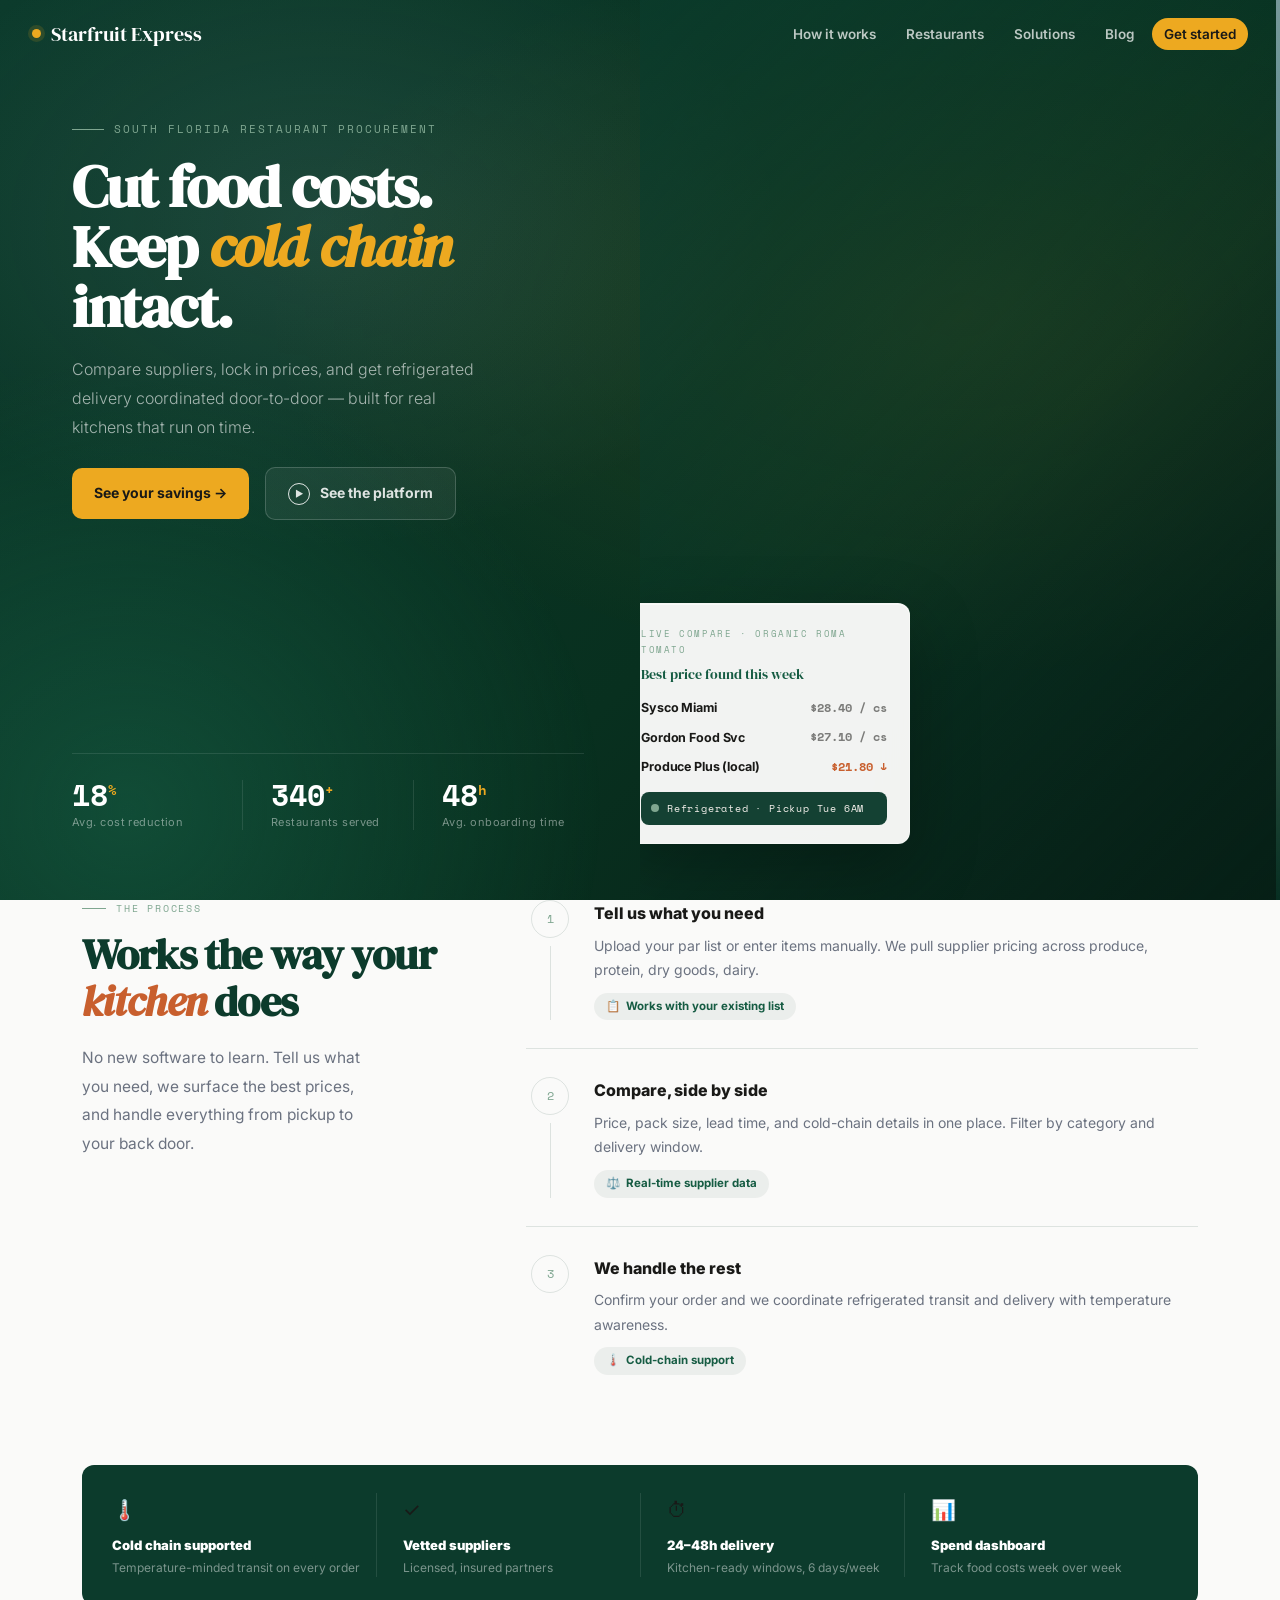
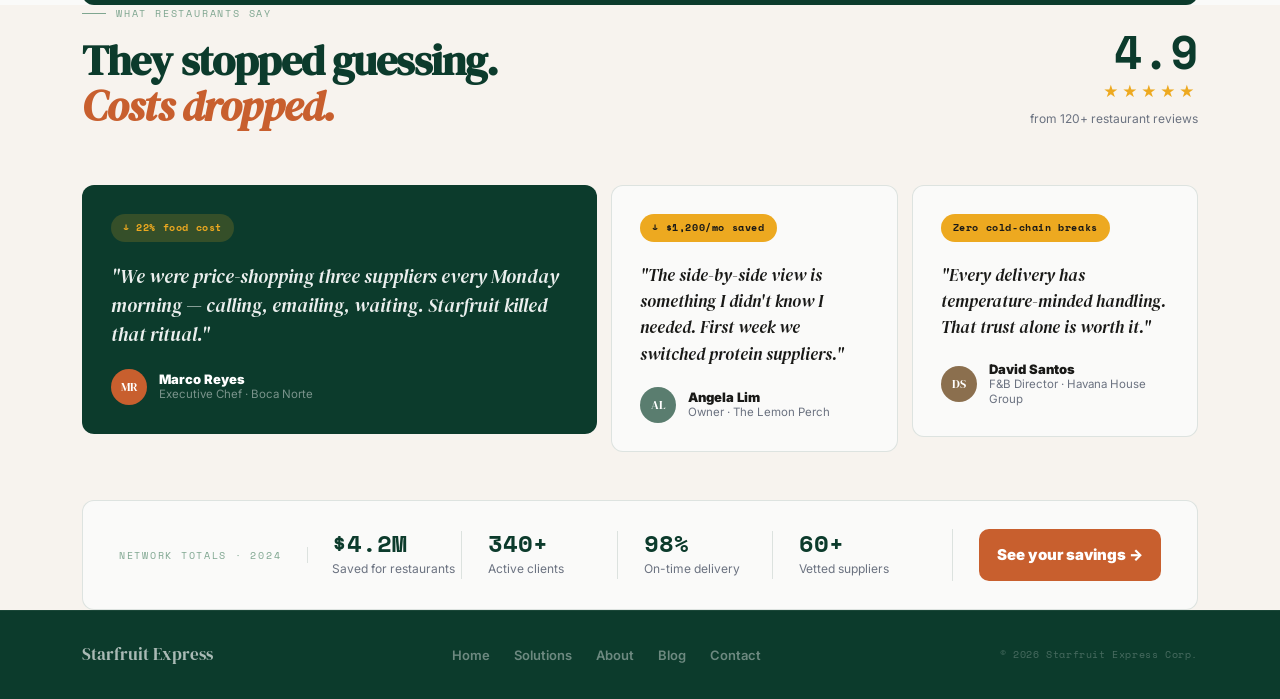
<file: index.html>
<!DOCTYPE html>
<html lang="en">
<head>
  <meta charset="UTF-8" />
  <meta name="viewport" content="width=device-width, initial-scale=1.0" />
  <title>Starfruit Express — The Restaurant Profit Operating System</title>
  <meta name="description" content="A bold, premium redesign that makes procurement and refrigerated delivery feel modern, calm, and under control." />

  <link rel="preconnect" href="https://fonts.googleapis.com" />
  <link rel="preconnect" href="https://fonts.gstatic.com" crossorigin />
  <link href="https://fonts.googleapis.com/css2?family=DM+Serif+Display:ital@0;1&family=Inter:wght@300;400;500;600&family=Space+Mono:wght@400;700&display=swap" rel="stylesheet" />

  <link rel="stylesheet" href="global.css" />
  <style>
    *,*::before,*::after{box-sizing:border-box;margin:0;padding:0}
    :root{
      --forest:#0C3B2C;
      --forest-mid:#165C43;
      --gold:#EDA920;
      --gold-l:#F5C84A;
      --sand:#F7F3EE;
      --white:#FAFAF9;
      --char:#191917;
      --dim:#6B7280;
      --sage:#7FA690;
      --terra:#C85F2E;
      --ice:#D4ECFA;
      --ice-mid:#89C8E8;
      --border:rgba(12,59,44,0.12);
      --shadow: 0 20px 70px rgba(0,0,0,.12);

      --fd:'DM Serif Display',Georgia,serif;
      --fb:'Inter',-apple-system,sans-serif;
      --fm:'Space Mono',monospace;
      --ease:cubic-bezier(0.22,1,0.36,1);
      --dur-1:.16s;
      --dur-2:.25s;
      --dur-3:.4s;
    }

    html{scroll-behavior:smooth}
    body{
      font-family:var(--fb);
      font-size:15px;
      line-height:1.72;
      color:var(--char);
      background:var(--sand);
      -webkit-font-smoothing:antialiased;
      overflow-x:hidden;
    }
    img{display:block;max-width:100%}
    a{color:inherit;text-decoration:none}

    /* NAV */
    .nav{
      position:fixed;top:0;left:0;right:0;z-index:99;
      padding:0 32px;height:68px;
      display:flex;align-items:center;justify-content:space-between;
      transition:background var(--dur-3) var(--ease),box-shadow var(--dur-3) var(--ease), backdrop-filter var(--dur-3) var(--ease);
      background:transparent;
    }
    .nav.scrolled{
      background:rgba(12,59,44,0.97);
      backdrop-filter:blur(14px);
      box-shadow:0 1px 0 rgba(255,255,255,0.06);
    }
    .nav-logo{
      display:flex;align-items:center;gap:10px;
      font-family:var(--fd);font-size:20px;color:#fff;text-decoration:none;
    }
    .nav-logo-dot{width:9px;height:9px;border-radius:50%;background:var(--gold);flex-shrink:0; box-shadow:0 0 0 4px rgba(237,169,32,.14)}

    .nav-links{display:flex;align-items:center;gap:6px;list-style:none}
    .nav-links a{
      font-size:13.5px;color:rgba(255,255,255,.72);
      padding:8px 12px;border-radius:999px;
      transition:color var(--dur-1),background var(--dur-1);
      font-weight:600;
    }
    .nav-links a:hover{color:#fff;background:rgba(255,255,255,.1)}
    .nav-cta-a{background:var(--gold)!important;color:var(--char)!important}
    .nav-cta-a:hover{background:var(--gold-l)!important}

    .hamburger{display:none;flex-direction:column;gap:5px;cursor:pointer;padding:8px;background:none;border:none}
    .hamburger span{display:block;width:24px;height:2px;background:#fff;border-radius:2px;transition:transform var(--dur-2) var(--ease),opacity var(--dur-1)}
    .hamburger.open span:nth-child(1){transform:translateY(7px) rotate(45deg)}
    .hamburger.open span:nth-child(2){opacity:0}
    .hamburger.open span:nth-child(3){transform:translateY(-7px) rotate(-45deg)}

    .mobile-menu{
      display:none;position:fixed;inset:0;background:var(--forest);
      z-index:98;padding:86px 32px 40px;
      flex-direction:column;gap:6px
    }
    .mobile-menu.open{display:flex}
    .mobile-menu a{
      font-size:22px;font-family:var(--fd);color:rgba(255,255,255,.85);
      text-decoration:none;padding:14px 0;border-bottom:1px solid rgba(255,255,255,.08);
      transition:color var(--dur-1)
    }
    .mobile-menu a:hover{color:var(--gold)}
    .mobile-menu .m-cta{
      margin-top:10px;background:var(--gold);color:var(--char);
      font-family:var(--fb);font-size:15px;font-weight:800;
      padding:14px 24px;border-radius:8px;text-align:center;border-bottom:none
    }

    /* HERO */
    .hero{
      min-height:100svh;
      background:linear-gradient(135deg,var(--forest) 0%, #08301f 60%, #071f16 100%);
      position:relative;
      display:grid;grid-template-columns:1fr 1fr;
      overflow:hidden;
    }
    .hero::before{
      content:"";position:absolute;inset:0;pointer-events:none;
      background:
        radial-gradient(ellipse 78% 60% at 75% 35%,rgba(237,169,32,.10) 0%,transparent 70%),
        radial-gradient(ellipse 60% 80% at 10% 90%,rgba(22,92,67,.65) 0%,transparent 62%),
        radial-gradient(ellipse 60% 60% at 25% 25%,rgba(212,236,250,.10) 0%,transparent 60%);
      opacity:.95;
    }

    .hero-left{
      position:relative;z-index:2;
      display:flex;flex-direction:column;justify-content:space-between;
      padding:112px 56px 70px 72px;
      gap:30px;
    }

    .hero-eyebrow{
      display:inline-flex;align-items:center;gap:10px;
      font-family:var(--fm);font-size:11px;letter-spacing:.18em;text-transform:uppercase;
      color:var(--sage);margin-bottom:18px
    }
    .hero-eyebrow::before{content:"";width:32px;height:1px;background:var(--sage)}

    .hero-h1{
      font-family:var(--fd);
      font-size:clamp(42px,4.6vw,74px);
      line-height:1.02;
      color:#fff;
      letter-spacing:-.025em;
      margin-bottom:18px;
    }
    .hero-h1 em{font-style:italic;color:var(--gold)}

    .hero-body{
      font-size:16px;color:rgba(255,255,255,.62);
      max-width:420px;line-height:1.8;font-weight:300;margin-bottom:26px
    }

    .hero-actions{display:flex;align-items:center;gap:16px;flex-wrap:wrap;margin-bottom:0}

    .btn{
      display:inline-flex;align-items:center;gap:10px;
      font-size:14px;font-weight:700;
      padding:13px 22px;border-radius:10px;
      transition:transform var(--dur-1) var(--ease),box-shadow var(--dur-1) var(--ease),background var(--dur-1) var(--ease),border-color var(--dur-1) var(--ease);
      cursor:pointer;border:none;font-family:var(--fb);
    }
    .btn-gold{background:var(--gold);color:var(--char)}
    .btn-gold:hover{background:var(--gold-l);transform:translateY(-1px);box-shadow:0 10px 26px rgba(237,169,32,.22)}

    .btn-outline{background:rgba(255,255,255,.06);border:1px solid rgba(255,255,255,.18);color:rgba(255,255,255,.86)}
    .btn-outline:hover{background:rgba(255,255,255,.10);border-color:rgba(255,255,255,.35);transform:translateY(-1px)}

    .play-icon{width:22px;height:22px;border-radius:50%;border:1.6px solid currentColor;display:flex;align-items:center;justify-content:center;font-size:9px;padding-left:1px}

    .hero-stats{
      margin-top:10px;
      display:flex;border-top:1px solid rgba(255,255,255,.10);
      padding-top:26px
    }
    .stat{flex:1; padding-right:28px}
    .stat:not(:first-child){padding-left:28px;padding-right:0;border-left:1px solid rgba(255,255,255,.10)}
    .stat-n{font-family:var(--fm);font-size:30px;font-weight:800;color:#fff;line-height:1;margin-bottom:6px}
    .stat-n sup{font-size:14px;color:var(--gold)}
    .stat-l{font-size:11px;color:rgba(255,255,255,.45);letter-spacing:.04em;line-height:1.25}

    /* RIGHT */
    .hero-right{position:relative;overflow:hidden;}
    .hero-img{
      position:absolute;inset:0;
      background:url('https://images.unsplash.com/photo-1522335789203-aabd1fc54bc9?w=1400&q=80&auto=format&fit=crop') center/cover no-repeat;
      filter:saturate(1.05);
    }
    .hero-img::after{
      content:"";position:absolute;inset:0;
      background:linear-gradient(135deg,rgba(12,59,44,.72) 0%,rgba(12,59,44,.20) 55%,rgba(7,31,22,.92) 100%);
    }

    .hero-card{
      position:absolute;bottom:56px;left:-22px;
      width:292px;
      background:rgba(250,250,249,.97);
      backdrop-filter:blur(16px);
      border-radius:12px;
      padding:22px 22px 18px;
      box-shadow:0 24px 68px rgba(0,0,0,.28),0 1px 0 rgba(255,255,255,.6) inset;
      z-index:3;
      border:1px solid rgba(255,255,255,.25);
    }

    .hc-label{font-family:var(--fm);font-size:9px;letter-spacing:.18em;text-transform:uppercase;color:var(--sage);margin-bottom:8px}
    .hc-title{font-family:var(--fd);font-size:14px;color:var(--forest-mid);margin-bottom:14px;line-height:1.3}

    .hc-rows{display:flex;flex-direction:column;gap:8px}
    .hc-row{display:flex;justify-content:space-between;align-items:center;font-size:12.5px}
    .hc-sup{color:var(--char);font-weight:700;letter-spacing:-.01em}
    .hc-price{color:rgba(25,25,23,.55);font-weight:700;font-family:var(--fm);font-size:12px}
    .hc-row.winner .hc-price{color:var(--terra)}

    .hc-badge{
      margin-top:14px;
      padding:8px 10px;
      background:rgba(12,59,44,.96);
      border-radius:8px;
      font-family:var(--fm);
      font-size:10px;
      letter-spacing:.08em;
      color:var(--sand);
      display:flex;align-items:center;gap:8px
    }
    .hc-dot{width:8px;height:8px;border-radius:50%;background:var(--sage);animation:pulse 2.6s ease-in-out infinite}
    @keyframes pulse{0%,100%{opacity:1}50%{opacity:.35}}

    .cold-bar{
      position:absolute;top:0;right:-2px;width:6px;height:100%;
      background:linear-gradient(180deg,var(--ice) 0%,var(--ice-mid) 35%,var(--sage) 65%,var(--forest) 100%);
      opacity:.55;
      z-index:2;
      filter:saturate(1.1);
    }

    /* SECTIONS */
    .sw{max-width:1180px;margin:0 auto;padding:0 32px}
    .section{
      padding:92px 0;
      background:transparent;
    }
    .eyebrow{display:flex;align-items:center;gap:10px;font-family:var(--fm);font-size:10px;letter-spacing:.18em;text-transform:uppercase;color:var(--sage);margin-bottom:14px}
    .eyebrow::before{content:"";width:24px;height:1px;background:var(--sage)}
    .s-h2{font-family:var(--fd);font-size:clamp(30px,3.3vw,54px);color:var(--forest);line-height:1.1;letter-spacing:-.02em}
    .s-h2 em{font-style:italic;color:var(--terra)}

    .reveal{opacity:0;transform:translateY(22px);transition:opacity var(--dur-3) var(--ease),transform var(--dur-3) var(--ease)}
    .reveal.in{opacity:1;transform:none}

    /* HOW */
    .how{background:var(--white)}
    .how-inner{display:grid;grid-template-columns:360px 1fr;gap:84px;align-items:start}
    .how-lede{font-size:15.5px;color:var(--dim);margin-top:20px;max-width:290px;line-height:1.85}
    .steps{display:flex;flex-direction:column}

    .step{display:grid;grid-template-columns:48px 1fr;gap:20px;padding:28px 0;border-bottom:1px solid var(--border)}
    .step:first-child{padding-top:0}
    .step:last-child{border-bottom:none}
    .step-track{display:flex;flex-direction:column;align-items:center}
    .step-badge{width:38px;height:38px;border-radius:50%;border:1.6px solid var(--border);display:flex;align-items:center;justify-content:center;font-family:var(--fm);font-size:11.5px;color:var(--sage);flex-shrink:0}
    .step:hover .step-badge{background:var(--gold);border-color:var(--gold);color:var(--char)}
    .step-line{width:1px;flex:1;background:var(--border);margin-top:8px}
    .step:last-child .step-line{display:none}

    .step-title{font-size:16px;font-weight:800;color:var(--char);margin-bottom:6px}
    .step-body{font-size:14px;color:var(--dim);line-height:1.75}
    .step-chip{display:inline-flex;align-items:center;gap:6px;margin-top:10px;background:rgba(12,59,44,.06);border-radius:999px;padding:4px 12px;font-size:11.5px;color:var(--forest-mid);font-weight:700}

    .feat-strip{margin-top:62px;background:var(--forest);border-radius:12px;padding:28px 30px;display:grid;grid-template-columns:repeat(4,1fr)}
    .feat{padding-right:0}
    .feat:not(:first-child){padding-left:26px;border-left:1px solid rgba(255,255,255,.10)}
    .feat-icon{font-size:20px;margin-bottom:10px}
    .feat-title{font-size:13px;font-weight:900;color:#fff;margin-bottom:4px;line-height:1.3}
    .feat-desc{font-size:12px;color:rgba(255,255,255,.46);line-height:1.6}

    /* PROOF */
    .proof{background:var(--sand)}
    .proof-top{display:flex;justify-content:space-between;align-items:flex-end;margin-bottom:56px;gap:32px}
    .rating-block{text-align:right;flex-shrink:0}
    .rating-n{font-family:var(--fm);font-size:46px;font-weight:900;color:var(--forest);line-height:1}
    .rating-stars{color:var(--gold);font-size:15px;letter-spacing:3px;margin:4px 0}
    .rating-label{font-size:12px;color:var(--dim)}

    .cards{display:grid;grid-template-columns:1.8fr 1fr 1fr;gap:14px;align-items:start}
    .tcard{
      background:var(--white);
      border:1px solid var(--border);
      border-radius:12px;
      padding:28px;
      display:flex;flex-direction:column;gap:20px;
      transition:transform var(--dur-2) var(--ease),box-shadow var(--dur-2) var(--ease),border-color var(--dur-2) var(--ease);
    }
    .tcard:hover{transform:translateY(-3px);box-shadow:0 12px 40px rgba(12,59,44,.10);border-color:rgba(12,59,44,.25)}
    .tcard.fc{background:var(--forest);border-color:transparent}
    .tcard.fc:hover{border-color:var(--gold);box-shadow:0 16px 48px rgba(12,59,44,.25)}

    .schip{display:inline-flex;align-items:center;gap:6px;background:var(--gold);color:var(--char);font-family:var(--fm);font-size:10px;font-weight:900;letter-spacing:.06em;padding:5px 12px;border-radius:999px;align-self:flex-start}
    .fc .schip{background:rgba(237,169,32,.18);color:var(--gold)}

    .tquote{font-family:var(--fd);font-size:17px;font-style:italic;line-height:1.55;color:var(--char);flex:1}
    .fc .tquote{color:rgba(255,255,255,.92);font-size:18.8px}

    .tperson{display:flex;align-items:center;gap:12px}
    .avatar{width:36px;height:36px;border-radius:50%;display:flex;align-items:center;justify-content:center;font-family:var(--fd);font-size:12px;color:#fff;flex-shrink:0}
    .tname{font-size:13px;font-weight:900;color:var(--char);line-height:1.25}
    .fc .tname{color:#fff}
    .trole{font-size:11.5px;color:var(--dim);line-height:1.35}
    .fc .trole{color:rgba(255,255,255,.45)}

    .metrics{margin-top:48px;border:1px solid var(--border);border-radius:12px;background:var(--white);padding:28px 36px;display:flex;align-items:center;gap:24px}
    .metrics-lbl{font-family:var(--fm);font-size:9.6px;letter-spacing:.18em;text-transform:uppercase;color:var(--sage);white-space:nowrap;padding-right:26px;border-right:1px solid var(--border)}
    .metrics-items{display:flex;flex:1;gap:0}
    .metric{flex:1}
    .metric:not(:first-child){padding-left:26px;border-left:1px solid var(--border)}
    .metric-n{font-family:var(--fm);font-size:24px;font-weight:900;color:var(--forest);line-height:1;margin-bottom:4px}
    .metric-d{font-size:12px;color:var(--dim)}

    .metrics-cta{padding-left:26px;border-left:1px solid var(--border)}

    .btn-terra{background:var(--terra);color:#fff;white-space:nowrap;border-radius:10px; padding:13px 18px;display:inline-flex;align-items:center;gap:10px;font-family:var(--fb);font-weight:900;transition:transform var(--dur-1) var(--ease),box-shadow var(--dur-1) var(--ease),background var(--dur-1) var(--ease)}
    .btn-terra:hover{background:#d4683a;transform:translateY(-1px);box-shadow:0 10px 28px rgba(200,95,46,.26)}

    /* NOTES (tiny unique section) */
    .notes{background:var(--forest);padding:86px 0}
    .notes-grid{display:grid;grid-template-columns:repeat(3,1fr);gap:1px;background:rgba(255,255,255,.06);border-radius:12px;overflow:hidden}
    .note-card{background:var(--forest);padding:34px}
    .note-tag{font-family:var(--fm);font-size:10px;letter-spacing:.18em;text-transform:uppercase;color:var(--gold);margin-bottom:10px}
    .note-h{font-family:var(--fd);font-size:19px;color:#fff;margin-bottom:14px;line-height:1.35}
    .note-body{font-size:13px;color:rgba(255,255,255,.52);line-height:1.8}
    .note-body strong{color:rgba(255,255,255,.82);font-weight:700}

    /* FOOTER */
    .footer-strip{background:var(--forest);padding:22px 32px;display:flex;align-items:center;justify-content:space-between;gap:16px;flex-wrap:wrap}
    .footer-strip span{font-family:var(--fm);font-size:10px;letter-spacing:.1em;color:rgba(255,255,255,.32)}
    .footer-strip strong{color:rgba(255,255,255,.65)}

    /* RESPONSIVE */
    @media(max-width:980px){
      .hero{grid-template-columns:1fr;min-height:auto}
      .hero-right{min-height:420px}
      .hero-left{padding:98px 32px 54px 32px;}
      .hero-card{bottom:24px;left:22px;width:240px}
      .how-inner{grid-template-columns:1fr;gap:46px}
      .feat-strip{grid-template-columns:1fr 1fr;gap:20px;padding:26px}
      .feat:nth-child(n+3){border-left:none;padding-left:0;border-top:1px solid rgba(255,255,255,.10);padding-top:20px}
      .proof-top{flex-direction:column;align-items:flex-start}
      .rating-block{text-align:left}
      .cards{grid-template-columns:1fr}
      .metrics{flex-wrap:wrap;gap:16px}
      .metrics-items{flex-wrap:wrap;gap:16px}
      .metrics-lbl{width:100%;border-right:none;padding-right:0;margin-right:0;border-bottom:1px solid var(--border);padding-bottom:14px}
      .metric:not(:first-child){border-left:none;padding-left:0}
      .metric{min-width:140px}
      .metrics-cta{padding-left:0;border-left:none;width:100%}
      .metrics-cta .btn-terra{width:100%;justify-content:center}
      .notes-grid{grid-template-columns:1fr}
      .note-card{border-bottom:1px solid rgba(255,255,255,.08)}
      .note-card:last-child{border-bottom:none}
    }
    @media(max-width:640px){
      .nav-links{display:none}
      .hamburger{display:flex}
      .hero-left{padding:90px 20px 44px 20px}
      .hero-eyebrow{margin-bottom:14px}
      .hero-body{max-width:unset}
      .hero-stats{flex-direction:column;gap:18px}
      .stat{padding-right:0}
      .stat:not(:first-child){padding-left:0;border-left:none;padding-top:18px;border-top:1px solid rgba(255,255,255,.08)}
    }

    @media(prefers-reduced-motion:reduce){
      .reveal{opacity:1;transform:none;transition:none}
      .hc-dot{animation:none}
      *{scroll-behavior:auto;transition-duration:.01ms!important}
    }
  </style>
</head>
<body>

<!-- NAV -->
<nav class="nav" id="nav" style="background:transparent">
  <a href="#" class="nav-logo"><span class="nav-logo-dot"></span>Starfruit Express</a>
  <ul class="nav-links">
    <li><a href="#how">How it works</a></li>
    <li><a href="#proof">Restaurants</a></li>
    <li><a href="solutions.html">Solutions</a></li>
    <li><a href="blog.html">Blog</a></li>
    <li><a href="contact.html" class="nav-cta-a">Get started</a></li>
  </ul>
  <button class="hamburger" id="ham" aria-label="Menu" type="button">
    <span></span><span></span><span></span>
  </button>
</nav>
<div class="mobile-menu" id="mobile-menu">
  <a href="#how" onclick="closeMenu()">How it works</a>
  <a href="#proof" onclick="closeMenu()">Restaurants</a>
  <a href="solutions.html" onclick="closeMenu()">Solutions</a>
  <a href="blog.html" onclick="closeMenu()">Blog</a>
  <a href="contact.html" class="m-cta" onclick="closeMenu()">Get started</a>
</div>

<!-- SECTION 1: HERO -->
<section class="hero" aria-label="Starfruit Express hero">
  <div class="hero-left">
    <div>
      <div class="hero-eyebrow">South Florida Restaurant Procurement</div>
      <h1 class="hero-h1">Cut food costs.<br/>Keep <em>cold chain</em><br/>intact.</h1>
      <p class="hero-body">Compare suppliers, lock in prices, and get refrigerated delivery coordinated door-to-door — built for real kitchens that run on time.</p>
      <div class="hero-actions">
        <a href="contact.html" class="btn btn-gold">See your savings →</a>
        <a href="solutions.html" class="btn btn-outline"><span class="play-icon">▶</span>See the platform</a>
      </div>
    </div>

    <div class="hero-stats" aria-label="Key stats">
      <div class="stat">
        <div class="stat-n">18<sup>%</sup></div>
        <div class="stat-l">Avg. cost reduction</div>
      </div>
      <div class="stat">
        <div class="stat-n">340<sup>+</sup></div>
        <div class="stat-l">Restaurants served</div>
      </div>
      <div class="stat">
        <div class="stat-n">48<sup>h</sup></div>
        <div class="stat-l">Avg. onboarding time</div>
      </div>
    </div>
  </div>

  <div class="hero-right" aria-hidden="true">
    <div class="hero-img"></div>
    <div class="cold-bar"></div>
    <div class="hero-card">
      <div class="hc-label">Live compare · Organic Roma Tomato</div>
      <div class="hc-title">Best price found this week</div>
      <div class="hc-rows">
        <div class="hc-row"><span class="hc-sup">Sysco Miami</span><span class="hc-price">$28.40 / cs</span></div>
        <div class="hc-row"><span class="hc-sup">Gordon Food Svc</span><span class="hc-price">$27.10 / cs</span></div>
        <div class="hc-row winner"><span class="hc-sup">Produce Plus (local)</span><span class="hc-price">$21.80 ↓</span></div>
      </div>
      <div class="hc-badge"><span class="hc-dot"></span>Refrigerated · Pickup Tue 6AM</div>
    </div>
  </div>
</section>

<!-- SECTION 2: HOW IT WORKS -->
<section class="how reveal" id="how">
  <div class="sw">
    <div class="how-inner">
      <div class="how-left reveal d1">
        <div class="eyebrow">The process</div>
        <h2 class="s-h2">Works the way your <em>kitchen</em> does</h2>
        <p class="how-lede">No new software to learn. Tell us what you need, we surface the best prices, and handle everything from pickup to your back door.</p>
      </div>

      <div class="steps" aria-label="How it works steps">
        <div class="step reveal d1">
          <div class="step-track"><div class="step-badge">1</div><div class="step-line"></div></div>
          <div class="step-body-wrap">
            <div class="step-title">Tell us what you need</div>
            <p class="step-body">Upload your par list or enter items manually. We pull supplier pricing across produce, protein, dry goods, dairy.</p>
            <div class="step-chip"><span>📋</span>Works with your existing list</div>
          </div>
        </div>

        <div class="step reveal d2">
          <div class="step-track"><div class="step-badge">2</div><div class="step-line"></div></div>
          <div class="step-body-wrap">
            <div class="step-title">Compare, side by side</div>
            <p class="step-body">Price, pack size, lead time, and cold-chain details in one place. Filter by category and delivery window.</p>
            <div class="step-chip"><span>⚖️</span>Real-time supplier data</div>
          </div>
        </div>

        <div class="step reveal d3">
          <div class="step-track"><div class="step-badge">3</div><div class="step-line"></div></div>
          <div class="step-body-wrap">
            <div class="step-title">We handle the rest</div>
            <p class="step-body">Confirm your order and we coordinate refrigerated transit and delivery with temperature awareness.</p>
            <div class="step-chip"><span>🌡️</span>Cold-chain support</div>
          </div>
        </div>
      </div>
    </div>

    <div class="feat-strip reveal" aria-label="Cold-chain differentiators">
      <div class="feat"><div class="feat-icon">🌡️</div><div class="feat-title">Cold chain supported</div><div class="feat-desc">Temperature-minded transit on every order</div></div>
      <div class="feat"><div class="feat-icon">✓</div><div class="feat-title">Vetted suppliers</div><div class="feat-desc">Licensed, insured partners</div></div>
      <div class="feat"><div class="feat-icon">⏱</div><div class="feat-title">24–48h delivery</div><div class="feat-desc">Kitchen-ready windows, 6 days/week</div></div>
      <div class="feat"><div class="feat-icon">📊</div><div class="feat-title">Spend dashboard</div><div class="feat-desc">Track food costs week over week</div></div>
    </div>
  </div>
</section>

<!-- SECTION 3: SOCIAL PROOF -->
<section class="proof" id="proof">
  <div class="sw">
    <div class="proof-top reveal" style="display:flex">
      <div>
        <div class="eyebrow">What restaurants say</div>
        <h2 class="s-h2">They stopped guessing.<br/><em>Costs dropped.</em></h2>
      </div>
      <div class="rating-block">
        <div class="rating-n">4.9</div>
        <div class="rating-stars">★★★★★</div>
        <div class="rating-label">from 120+ restaurant reviews</div>
      </div>
    </div>

    <div class="cards">
      <div class="tcard fc reveal d1">
        <div class="schip">↓ 22% food cost</div>
        <p class="tquote">"We were price-shopping three suppliers every Monday morning — calling, emailing, waiting. Starfruit killed that ritual."</p>
        <div class="tperson">
          <div class="avatar" style="background:var(--terra)">MR</div>
          <div><div class="tname">Marco Reyes</div><div class="trole">Executive Chef · Boca Norte</div></div>
        </div>
      </div>

      <div class="tcard reveal d2">
        <div class="schip">↓ $1,200/mo saved</div>
        <p class="tquote">"The side-by-side view is something I didn't know I needed. First week we switched protein suppliers."</p>
        <div class="tperson">
          <div class="avatar" style="background:#5A7D6F">AL</div>
          <div><div class="tname">Angela Lim</div><div class="trole">Owner · The Lemon Perch</div></div>
        </div>
      </div>

      <div class="tcard reveal d3">
        <div class="schip">Zero cold-chain breaks</div>
        <p class="tquote">"Every delivery has temperature-minded handling. That trust alone is worth it."</p>
        <div class="tperson">
          <div class="avatar" style="background:#8B6F4E">DS</div>
          <div><div class="tname">David Santos</div><div class="trole">F&amp;B Director · Havana House Group</div></div>
        </div>
      </div>
    </div>

    <div class="metrics reveal">
      <div class="metrics-lbl">Network totals · 2024</div>
      <div class="metrics-items">
        <div class="metric"><div class="metric-n">$4.2M</div><div class="metric-d">Saved for restaurants</div></div>
        <div class="metric"><div class="metric-n">340+</div><div class="metric-d">Active clients</div></div>
        <div class="metric"><div class="metric-n">98%</div><div class="metric-d">On-time delivery</div></div>
        <div class="metric"><div class="metric-n">60+</div><div class="metric-d">Vetted suppliers</div></div>
      </div>
      <div class="metrics-cta"><a href="contact.html" class="btn-terra">See your savings →</a></div>
    </div>
  </div>
</section>


  <footer class="footer" style="background:var(--forest);padding:28px 0;border-top:1px solid rgba(255,255,255,.06)">
  <div style="max-width:1180px;margin:0 auto;padding:0 32px;display:flex;justify-content:space-between;align-items:center;gap:20px;flex-wrap:wrap">
    <div style="font-family:var(--fd);font-size:17px;color:rgba(255,255,255,.65)">Starfruit Express</div>
    <nav style="display:flex;gap:4px;flex-wrap:wrap">
      <a href="index.html" style="font-size:13px;color:rgba(255,255,255,.4);padding:5px 10px;border-radius:999px;font-weight:600">Home</a>
      <a href="solutions.html" style="font-size:13px;color:rgba(255,255,255,.4);padding:5px 10px;border-radius:999px;font-weight:600">Solutions</a>
      <a href="about.html" style="font-size:13px;color:rgba(255,255,255,.4);padding:5px 10px;border-radius:999px;font-weight:600">About</a>
      <a href="blog.html" style="font-size:13px;color:rgba(255,255,255,.4);padding:5px 10px;border-radius:999px;font-weight:600">Blog</a>
      <a href="contact.html" style="font-size:13px;color:rgba(255,255,255,.4);padding:5px 10px;border-radius:999px;font-weight:600">Contact</a>
    </nav>
    <div style="font-family:var(--fm);font-size:10px;color:rgba(255,255,255,.25);letter-spacing:.06em">© 2026 Starfruit Express Corp.</div>
  </div>
</footer>


<script>
  const nav = document.getElementById('nav');
  window.addEventListener('scroll', () => {
    nav.classList.toggle('scrolled', window.scrollY > 60);
  }, { passive:true });

  const ham = document.getElementById('ham');
  const menu = document.getElementById('mobile-menu');
  ham.addEventListener('click', () => {
    ham.classList.toggle('open');
    menu.classList.toggle('open');
    document.body.style.overflow = menu.classList.contains('open') ? 'hidden' : '';
  });

  function closeMenu() {
    ham.classList.remove('open');
    menu.classList.remove('open');
    document.body.style.overflow = '';
  }

  // reveal animations
  const obs = new IntersectionObserver((entries) => {
    entries.forEach(e => {
      if (e.isIntersecting) {
        e.target.classList.add('in');
        obs.unobserve(e.target);
      }
    });
  }, { threshold: 0.15, rootMargin:'0px 0px -30px 0px' });

  document.querySelectorAll('.reveal').forEach(el => obs.observe(el));
</script>
</body>
</html>
</file>
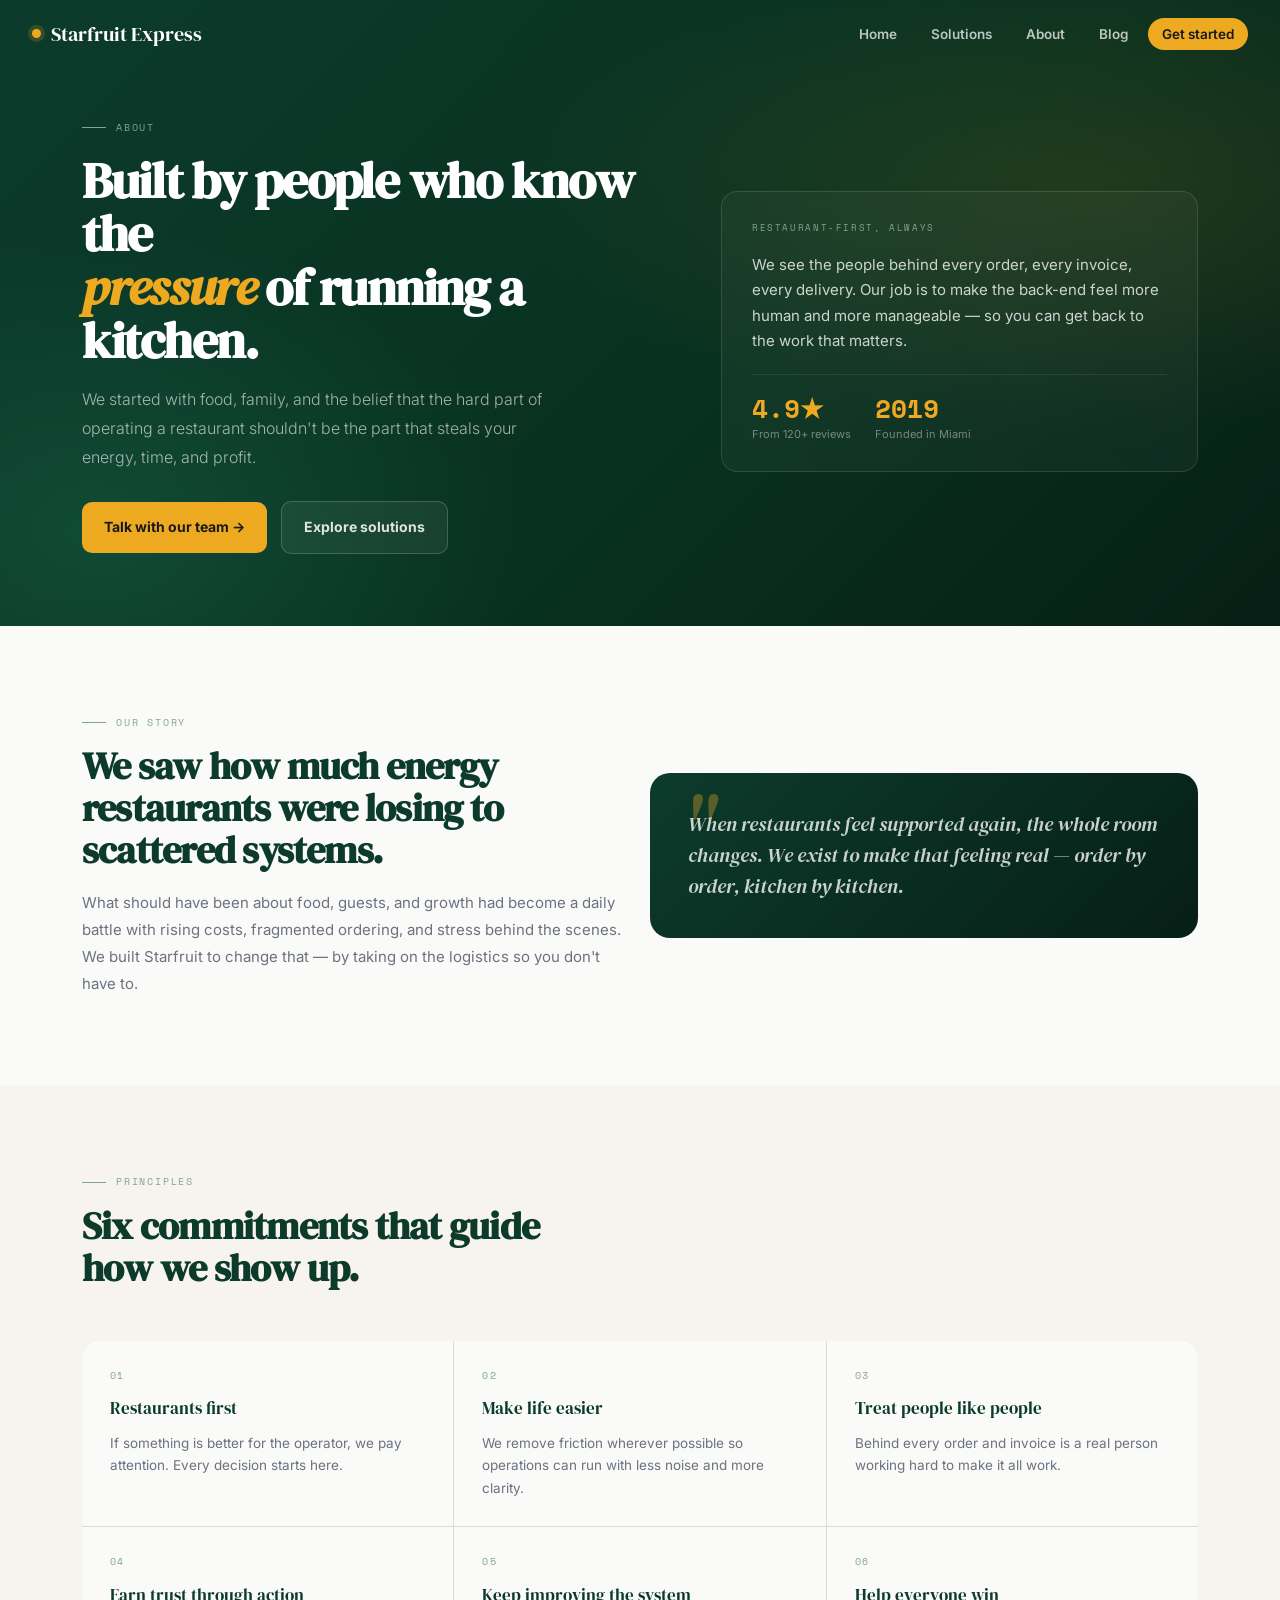
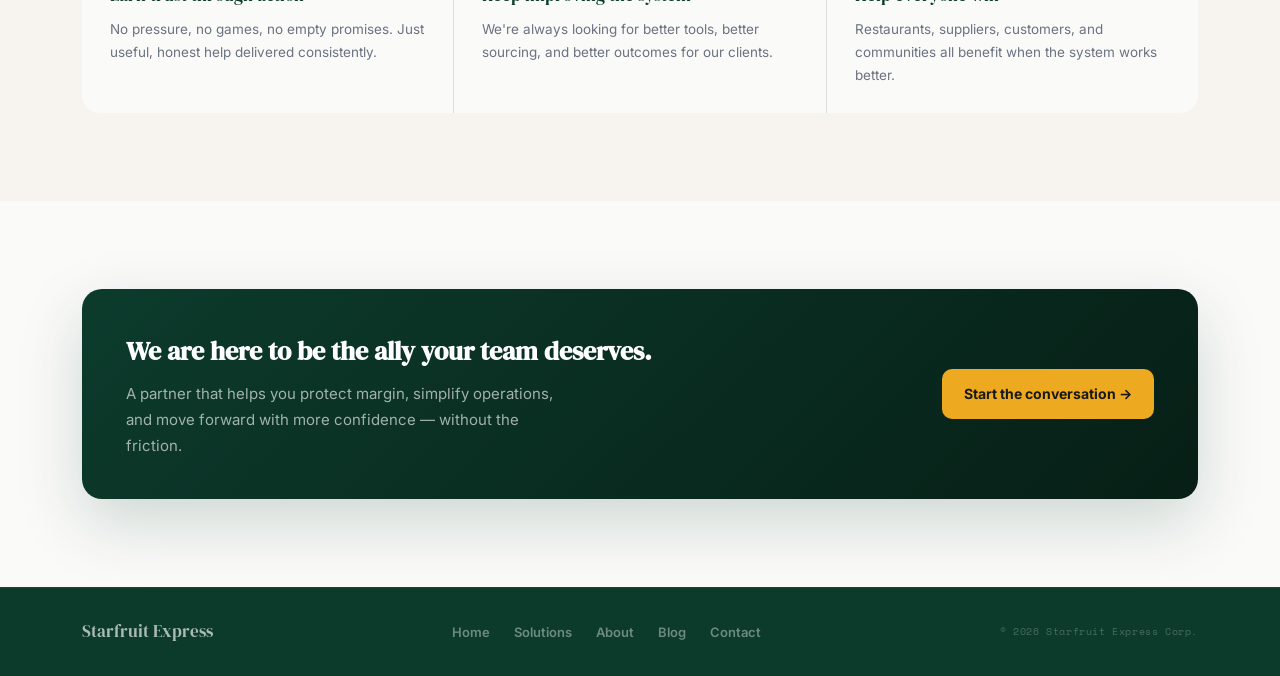
<file: about.html>
<!DOCTYPE html>
<html lang="en">
<head>
  <meta charset="UTF-8" />
  <meta name="viewport" content="width=device-width, initial-scale=1.0" />
  <title>About | Starfruit Express</title>
  <meta name="description" content="Starfruit Express is a restaurant-first procurement and logistics partner helping operators protect margins and simplify operations." />
  <link rel="preconnect" href="https://fonts.googleapis.com" />
  <link rel="preconnect" href="https://fonts.gstatic.com" crossorigin />
  <link href="https://fonts.googleapis.com/css2?family=DM+Serif+Display:ital@0;1&family=Inter:wght@300;400;500;600;700;800&family=Space+Mono:wght@400;700&display=swap" rel="stylesheet" />
  <link rel="stylesheet" href="global.css" />
</head>
<body>

<nav class="nav" id="nav">
  <a href="index.html" class="nav-logo"><span class="nav-logo-dot"></span>Starfruit Express</a>
  <ul class="nav-links">
    <li><a href="index.html">Home</a></li>
    <li><a href="solutions.html">Solutions</a></li>
    <li><a href="about.html">About</a></li>
    <li><a href="blog.html">Blog</a></li>
    <li><a href="contact.html" class="nav-cta-a">Get started</a></li>
  </ul>
  <button class="hamburger" id="ham" aria-label="Menu" type="button">
    <span></span><span></span><span></span>
  </button>
</nav>
<div class="mobile-menu" id="mobile-menu">
  <a href="index.html">Home</a>
  <a href="solutions.html">Solutions</a>
  <a href="about.html">About</a>
  <a href="blog.html">Blog</a>
  <a href="contact.html" class="m-cta">Get started</a>
</div>

<header class="page-hero">
  <div class="ph-inner">
    <div>
      <div class="ph-eyebrow">About</div>
      <h1 class="ph-h1">Built by people who know the<br/><em>pressure</em> of running a kitchen.</h1>
      <p class="ph-body">We started with food, family, and the belief that the hard part of operating a restaurant shouldn't be the part that steals your energy, time, and profit.</p>
      <div class="ph-actions">
        <a href="contact.html" class="btn btn-gold">Talk with our team →</a>
        <a href="solutions.html" class="btn btn-outline">Explore solutions</a>
      </div>
    </div>
    <div class="ph-card">
      <div class="ph-card-label">Restaurant-first, always</div>
      <div class="ph-card-body">We see the people behind every order, every invoice, every delivery. Our job is to make the back-end feel more human and more manageable — so you can get back to the work that matters.</div>
      <div class="ph-card-stat">
        <div>
          <div class="pcs-n">4.9★</div>
          <div class="pcs-l">From 120+ reviews</div>
        </div>
        <div>
          <div class="pcs-n">2019</div>
          <div class="pcs-l">Founded in Miami</div>
        </div>
      </div>
    </div>
  </div>
</header>

<main>

  <!-- STORY -->
  <section class="section section-alt">
    <div class="sw">
      <div class="card-grid-2">
        <div class="reveal">
          <div class="eyebrow">Our story</div>
          <h2 class="s-h2" style="margin-bottom:18px">We saw how much energy restaurants were losing to scattered systems.</h2>
          <p style="color:var(--dim);font-size:15px;line-height:1.8">What should have been about food, guests, and growth had become a daily battle with rising costs, fragmented ordering, and stress behind the scenes. We built Starfruit to change that — by taking on the logistics so you don't have to.</p>
        </div>
        <div class="quote-block reveal d2" style="align-self:center">
          When restaurants feel supported again, the whole room changes. We exist to make that feeling real — order by order, kitchen by kitchen.
        </div>
      </div>
    </div>
  </section>

  <!-- PRINCIPLES -->
  <section class="section">
    <div class="sw">
      <div class="section-head reveal">
        <div>
          <div class="eyebrow">Principles</div>
          <h2 class="s-h2">Six commitments that guide<br/>how we show up.</h2>
        </div>
      </div>
      <div class="principles reveal">
        <div class="principle">
          <div class="principle-num">01</div>
          <div class="principle-title">Restaurants first</div>
          <div class="principle-body">If something is better for the operator, we pay attention. Every decision starts here.</div>
        </div>
        <div class="principle">
          <div class="principle-num">02</div>
          <div class="principle-title">Make life easier</div>
          <div class="principle-body">We remove friction wherever possible so operations can run with less noise and more clarity.</div>
        </div>
        <div class="principle">
          <div class="principle-num">03</div>
          <div class="principle-title">Treat people like people</div>
          <div class="principle-body">Behind every order and invoice is a real person working hard to make it all work.</div>
        </div>
        <div class="principle">
          <div class="principle-num">04</div>
          <div class="principle-title">Earn trust through action</div>
          <div class="principle-body">No pressure, no games, no empty promises. Just useful, honest help delivered consistently.</div>
        </div>
        <div class="principle">
          <div class="principle-num">05</div>
          <div class="principle-title">Keep improving the system</div>
          <div class="principle-body">We're always looking for better tools, better sourcing, and better outcomes for our clients.</div>
        </div>
        <div class="principle">
          <div class="principle-num">06</div>
          <div class="principle-title">Help everyone win</div>
          <div class="principle-body">Restaurants, suppliers, customers, and communities all benefit when the system works better.</div>
        </div>
      </div>
    </div>
  </section>

  <!-- CTA -->
  <section class="section section-alt">
    <div class="sw">
      <div class="cta-banner reveal">
        <div class="cta-banner-copy">
          <h3>We are here to be the ally your team deserves.</h3>
          <p>A partner that helps you protect margin, simplify operations, and move forward with more confidence — without the friction.</p>
        </div>
        <a href="contact.html" class="btn btn-gold">Start the conversation →</a>
      </div>
    </div>
  </section>

</main>

<footer class="footer">
  <div class="footer-inner">
    <div class="footer-logo">Starfruit Express</div>
    <nav class="footer-links">
      <a href="index.html">Home</a>
      <a href="solutions.html">Solutions</a>
      <a href="about.html">About</a>
      <a href="blog.html">Blog</a>
      <a href="contact.html">Contact</a>
    </nav>
    <div class="footer-copy">© 2026 Starfruit Express Corp.</div>
  </div>
</footer>

<script>
  const nav = document.getElementById('nav');
  window.addEventListener('scroll', () => {
    nav.classList.toggle('scrolled', window.scrollY > 60);
  }, { passive: true });

  const ham = document.getElementById('ham');
  const menu = document.getElementById('mobile-menu');
  ham.addEventListener('click', () => {
    ham.classList.toggle('open');
    menu.classList.toggle('open');
    document.body.style.overflow = menu.classList.contains('open') ? 'hidden' : '';
  });
  menu.querySelectorAll('a').forEach(a => a.addEventListener('click', () => {
    ham.classList.remove('open'); menu.classList.remove('open'); document.body.style.overflow = '';
  }));

  const obs = new IntersectionObserver(entries => {
    entries.forEach(e => { if (e.isIntersecting) { e.target.classList.add('in'); obs.unobserve(e.target); } });
  }, { threshold: 0.12, rootMargin: '0px 0px -24px 0px' });
  document.querySelectorAll('.reveal').forEach(el => obs.observe(el));
</script>
</body>
</html>
</file>
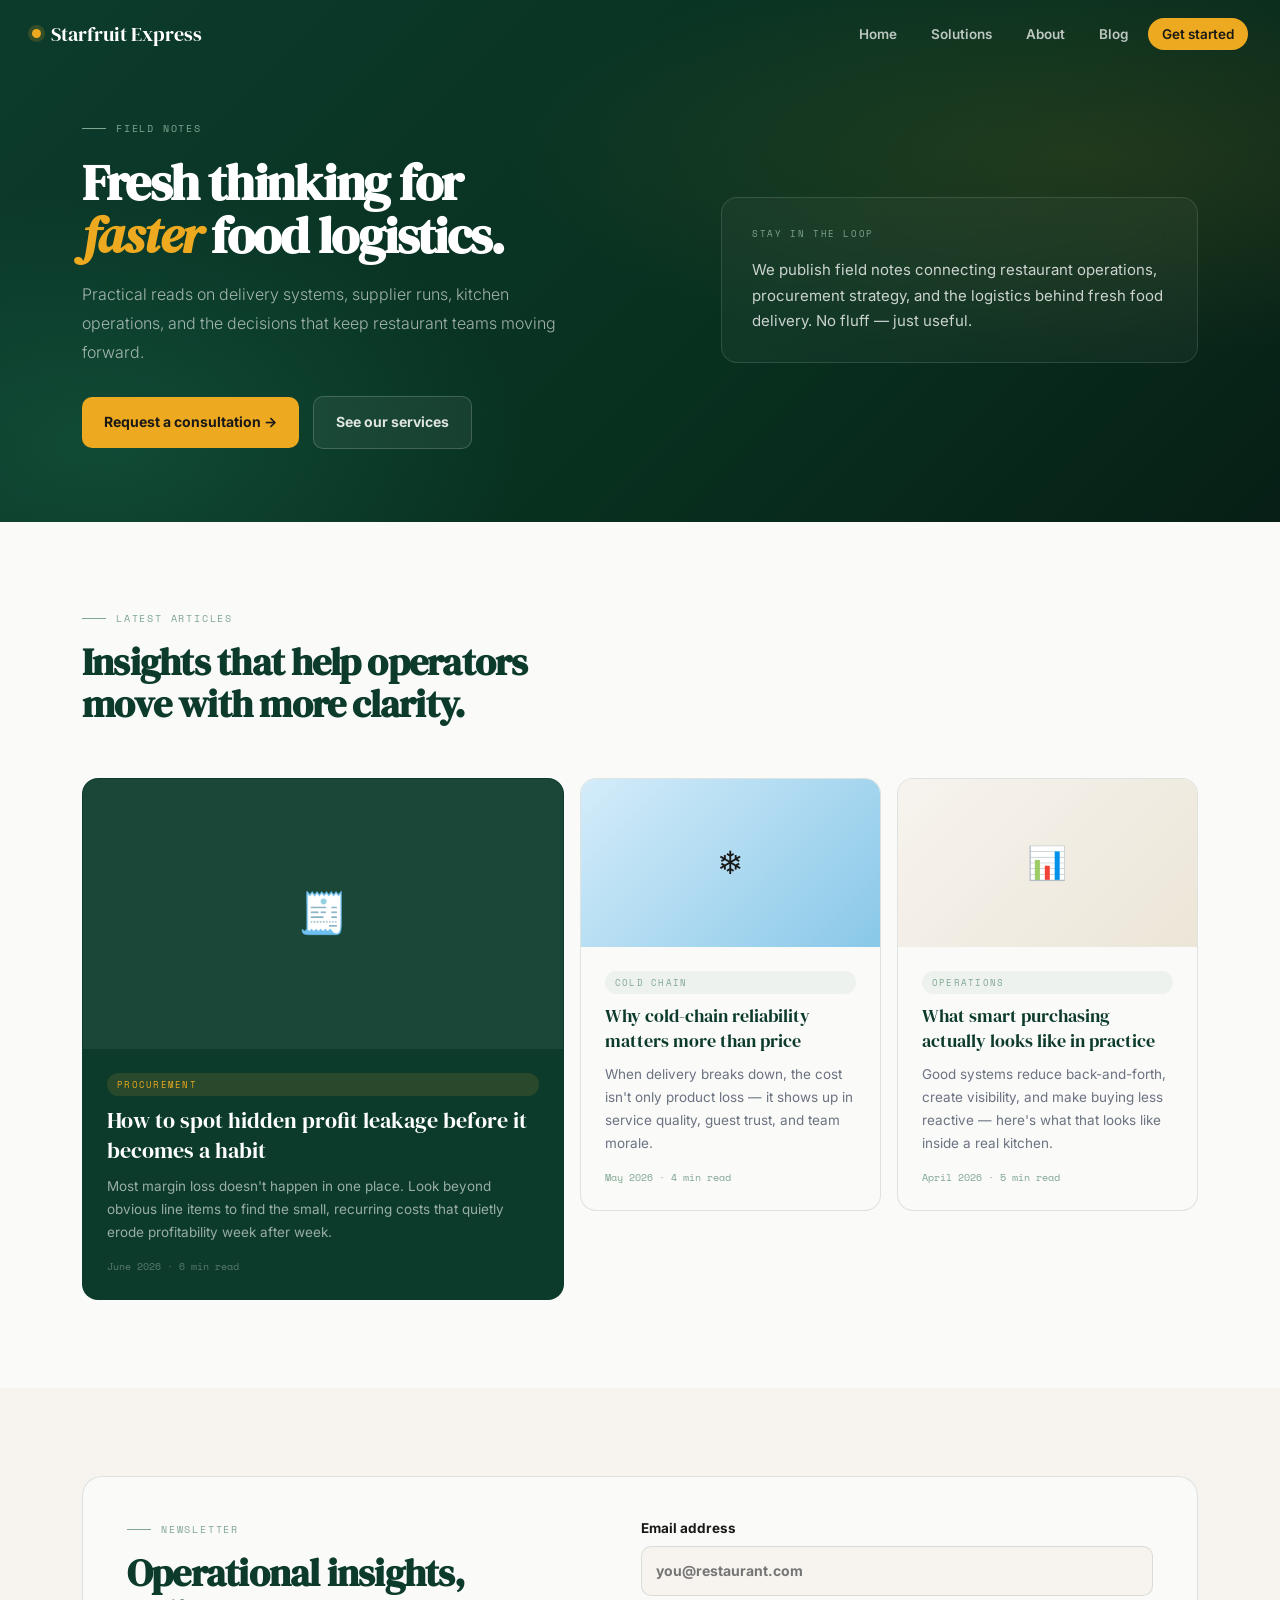
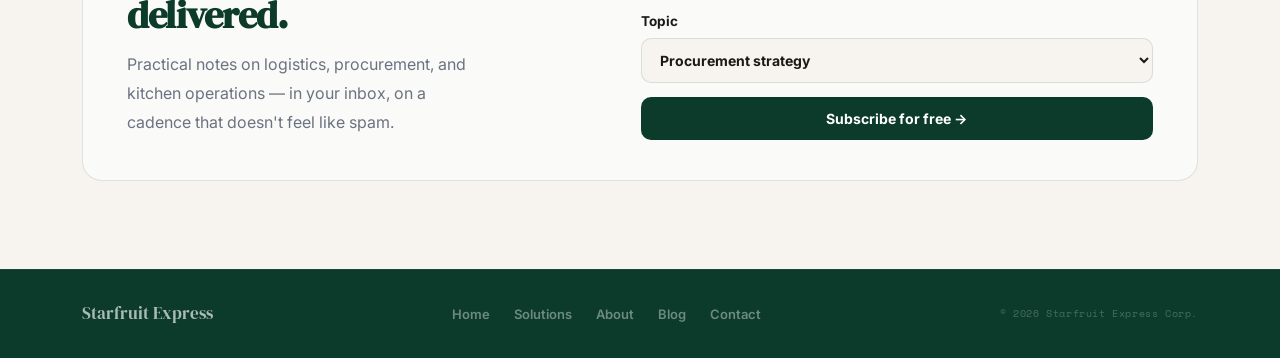
<file: blog.html>
<!DOCTYPE html>
<html lang="en">
<head>
  <meta charset="UTF-8" />
  <meta name="viewport" content="width=device-width, initial-scale=1.0" />
  <title>Blog | Starfruit Express</title>
  <meta name="description" content="Field notes on procurement strategy, cold-chain delivery, and smarter restaurant operations." />
  <link rel="preconnect" href="https://fonts.googleapis.com" />
  <link rel="preconnect" href="https://fonts.gstatic.com" crossorigin />
  <link href="https://fonts.googleapis.com/css2?family=DM+Serif+Display:ital@0;1&family=Inter:wght@300;400;500;600;700;800&family=Space+Mono:wght@400;700&display=swap" rel="stylesheet" />
  <link rel="stylesheet" href="global.css" />
</head>
<body>

<nav class="nav" id="nav">
  <a href="index.html" class="nav-logo"><span class="nav-logo-dot"></span>Starfruit Express</a>
  <ul class="nav-links">
    <li><a href="index.html">Home</a></li>
    <li><a href="solutions.html">Solutions</a></li>
    <li><a href="about.html">About</a></li>
    <li><a href="blog.html">Blog</a></li>
    <li><a href="contact.html" class="nav-cta-a">Get started</a></li>
  </ul>
  <button class="hamburger" id="ham" aria-label="Menu" type="button">
    <span></span><span></span><span></span>
  </button>
</nav>
<div class="mobile-menu" id="mobile-menu">
  <a href="index.html">Home</a>
  <a href="solutions.html">Solutions</a>
  <a href="about.html">About</a>
  <a href="blog.html">Blog</a>
  <a href="contact.html" class="m-cta">Get started</a>
</div>

<header class="page-hero">
  <div class="ph-inner">
    <div>
      <div class="ph-eyebrow">Field notes</div>
      <h1 class="ph-h1">Fresh thinking for<br/><em>faster</em> food logistics.</h1>
      <p class="ph-body">Practical reads on delivery systems, supplier runs, kitchen operations, and the decisions that keep restaurant teams moving forward.</p>
      <div class="ph-actions">
        <a href="contact.html" class="btn btn-gold">Request a consultation →</a>
        <a href="solutions.html" class="btn btn-outline">See our services</a>
      </div>
    </div>
    <div class="ph-card">
      <div class="ph-card-label">Stay in the loop</div>
      <div class="ph-card-body">We publish field notes connecting restaurant operations, procurement strategy, and the logistics behind fresh food delivery. No fluff — just useful.</div>
    </div>
  </div>
</header>

<main>

  <!-- ARTICLES -->
  <section class="section section-alt">
    <div class="sw">
      <div class="section-head reveal">
        <div>
          <div class="eyebrow">Latest articles</div>
          <h2 class="s-h2">Insights that help operators<br/>move with more clarity.</h2>
        </div>
      </div>

      <div class="blog-grid">
        <div class="blog-card featured reveal d1">
          <div class="blog-thumb" aria-hidden="true">🧾</div>
          <div class="blog-content">
            <span class="blog-tag">Procurement</span>
            <div class="blog-title">How to spot hidden profit leakage before it becomes a habit</div>
            <div class="blog-excerpt">Most margin loss doesn't happen in one place. Look beyond obvious line items to find the small, recurring costs that quietly erode profitability week after week.</div>
            <div class="blog-meta">June 2026 · 6 min read</div>
          </div>
        </div>

        <div class="blog-card reveal d2">
          <div class="blog-thumb" style="font-size:32px;aspect-ratio:16/9;display:flex;align-items:center;justify-content:center;background:linear-gradient(135deg,#d4ecfa,#89c8e8)" aria-hidden="true">❄️</div>
          <div class="blog-content">
            <span class="blog-tag">Cold chain</span>
            <div class="blog-title">Why cold-chain reliability matters more than price</div>
            <div class="blog-excerpt">When delivery breaks down, the cost isn't only product loss — it shows up in service quality, guest trust, and team morale.</div>
            <div class="blog-meta">May 2026 · 4 min read</div>
          </div>
        </div>

        <div class="blog-card reveal d3">
          <div class="blog-thumb" style="font-size:32px;aspect-ratio:16/9;display:flex;align-items:center;justify-content:center;background:linear-gradient(135deg,#f7f3ee,#ece6d8)" aria-hidden="true">📊</div>
          <div class="blog-content">
            <span class="blog-tag">Operations</span>
            <div class="blog-title">What smart purchasing actually looks like in practice</div>
            <div class="blog-excerpt">Good systems reduce back-and-forth, create visibility, and make buying less reactive — here's what that looks like inside a real kitchen.</div>
            <div class="blog-meta">April 2026 · 5 min read</div>
          </div>
        </div>
      </div>
    </div>
  </section>

  <!-- SUBSCRIBE -->
  <section class="section">
    <div class="sw">
      <div class="subscribe-box reveal">
        <div>
          <div class="eyebrow">Newsletter</div>
          <h2 class="s-h2" style="margin-bottom:12px">Operational insights, delivered.</h2>
          <p class="s-lede" style="max-width:340px">Practical notes on logistics, procurement, and kitchen operations — in your inbox, on a cadence that doesn't feel like spam.</p>
        </div>
        <div class="subscribe-form">
          <label>Email address <input type="email" placeholder="you@restaurant.com" /></label>
          <label>Topic
            <select>
              <option>Procurement strategy</option>
              <option>Cold-chain delivery</option>
              <option>Kitchen operations</option>
              <option>All of the above</option>
            </select>
          </label>
          <button class="btn btn-dark" type="button" style="justify-content:center">Subscribe for free →</button>
        </div>
      </div>
    </div>
  </section>

</main>

<footer class="footer">
  <div class="footer-inner">
    <div class="footer-logo">Starfruit Express</div>
    <nav class="footer-links">
      <a href="index.html">Home</a>
      <a href="solutions.html">Solutions</a>
      <a href="about.html">About</a>
      <a href="blog.html">Blog</a>
      <a href="contact.html">Contact</a>
    </nav>
    <div class="footer-copy">© 2026 Starfruit Express Corp.</div>
  </div>
</footer>

<script>
  const nav = document.getElementById('nav');
  window.addEventListener('scroll', () => {
    nav.classList.toggle('scrolled', window.scrollY > 60);
  }, { passive: true });

  const ham = document.getElementById('ham');
  const menu = document.getElementById('mobile-menu');
  ham.addEventListener('click', () => {
    ham.classList.toggle('open');
    menu.classList.toggle('open');
    document.body.style.overflow = menu.classList.contains('open') ? 'hidden' : '';
  });
  menu.querySelectorAll('a').forEach(a => a.addEventListener('click', () => {
    ham.classList.remove('open'); menu.classList.remove('open'); document.body.style.overflow = '';
  }));

  const obs = new IntersectionObserver(entries => {
    entries.forEach(e => { if (e.isIntersecting) { e.target.classList.add('in'); obs.unobserve(e.target); } });
  }, { threshold: 0.12, rootMargin: '0px 0px -24px 0px' });
  document.querySelectorAll('.reveal').forEach(el => obs.observe(el));
</script>
</body>
</html>
</file>
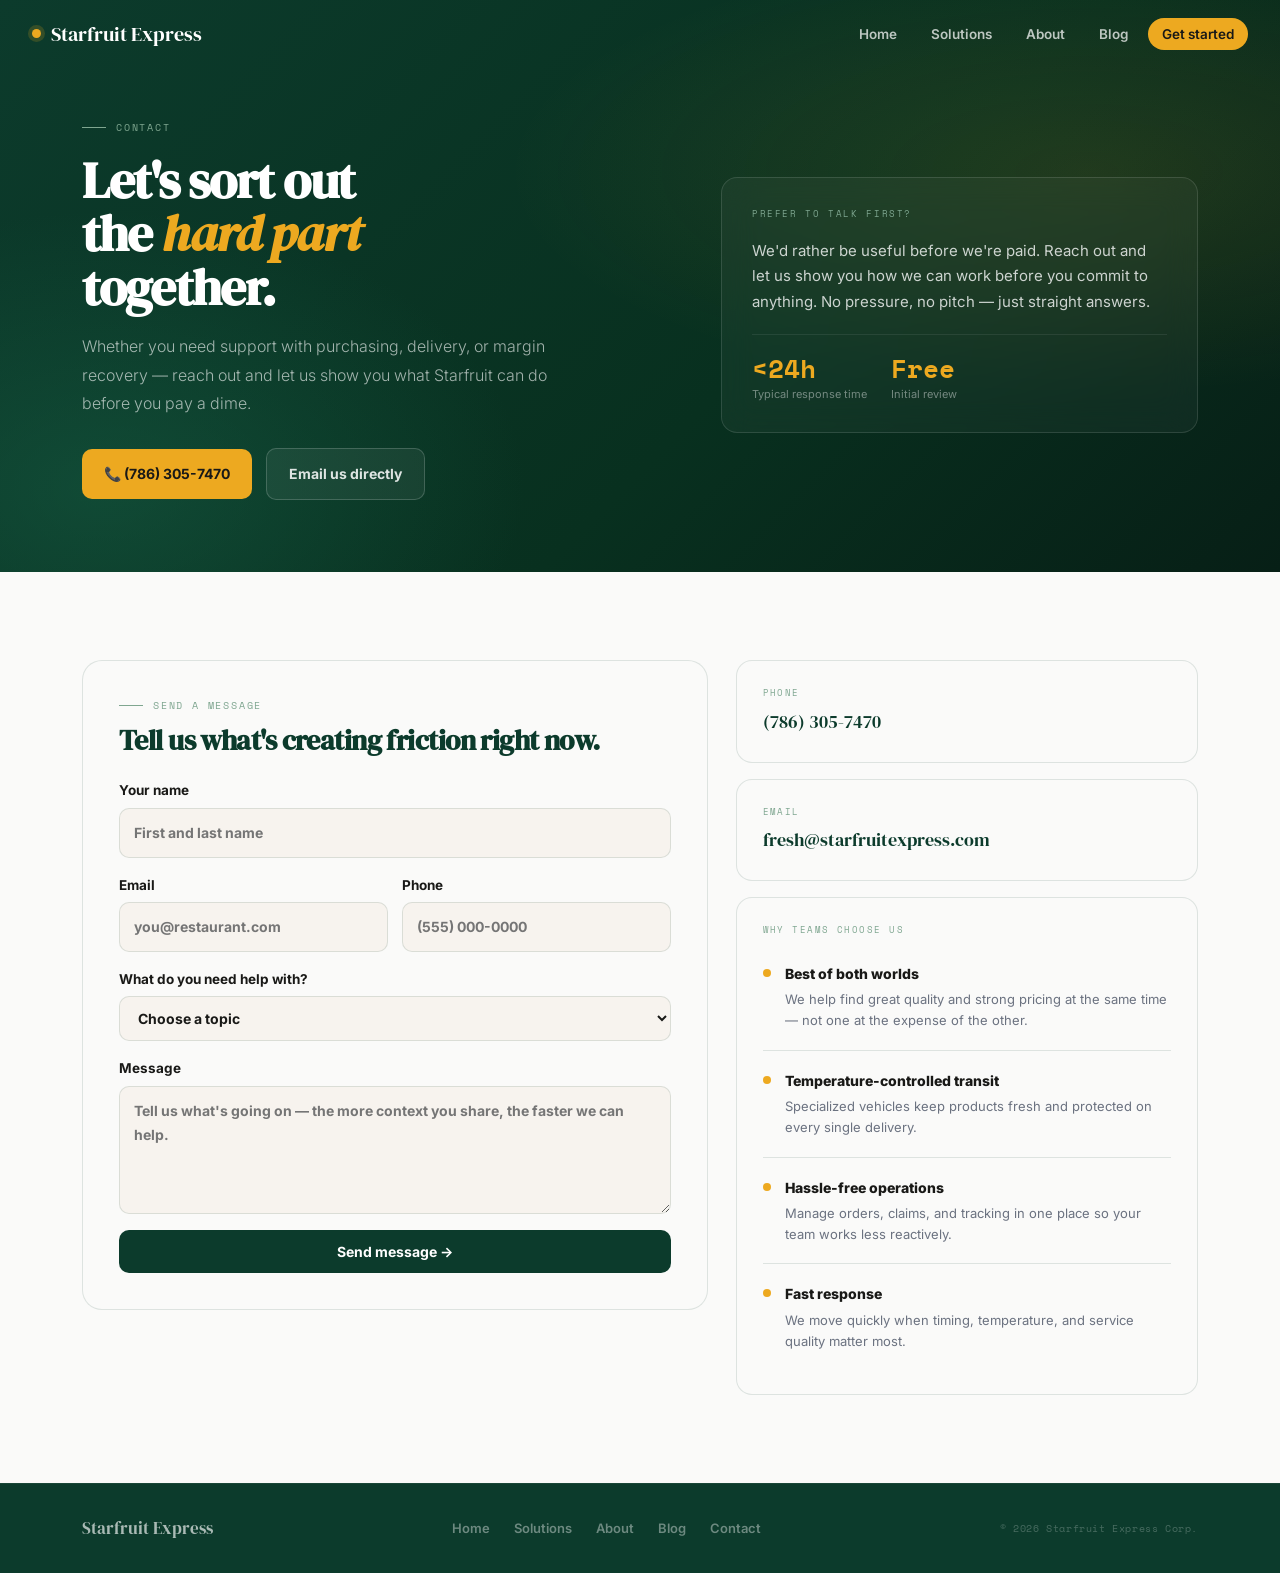
<file: contact.html>
<!DOCTYPE html>
<html lang="en">
<head>
  <meta charset="UTF-8" />
  <meta name="viewport" content="width=device-width, initial-scale=1.0" />
  <title>Contact | Starfruit Express</title>
  <meta name="description" content="Contact Starfruit Express for restaurant procurement support, cold delivery, and operational guidance." />
  <link rel="preconnect" href="https://fonts.googleapis.com" />
  <link rel="preconnect" href="https://fonts.gstatic.com" crossorigin />
  <link href="https://fonts.googleapis.com/css2?family=DM+Serif+Display:ital@0;1&family=Inter:wght@300;400;500;600;700;800&family=Space+Mono:wght@400;700&display=swap" rel="stylesheet" />
  <link rel="stylesheet" href="global.css" />
</head>
<body>

<nav class="nav" id="nav">
  <a href="index.html" class="nav-logo"><span class="nav-logo-dot"></span>Starfruit Express</a>
  <ul class="nav-links">
    <li><a href="index.html">Home</a></li>
    <li><a href="solutions.html">Solutions</a></li>
    <li><a href="about.html">About</a></li>
    <li><a href="blog.html">Blog</a></li>
    <li><a href="contact.html" class="nav-cta-a">Get started</a></li>
  </ul>
  <button class="hamburger" id="ham" aria-label="Menu" type="button">
    <span></span><span></span><span></span>
  </button>
</nav>
<div class="mobile-menu" id="mobile-menu">
  <a href="index.html">Home</a>
  <a href="solutions.html">Solutions</a>
  <a href="about.html">About</a>
  <a href="blog.html">Blog</a>
  <a href="contact.html" class="m-cta">Get started</a>
</div>

<header class="page-hero">
  <div class="ph-inner">
    <div>
      <div class="ph-eyebrow">Contact</div>
      <h1 class="ph-h1">Let's sort out<br/>the <em>hard part</em><br/>together.</h1>
      <p class="ph-body">Whether you need support with purchasing, delivery, or margin recovery — reach out and let us show you what Starfruit can do before you pay a dime.</p>
      <div class="ph-actions">
        <a href="tel:+17863057470" class="btn btn-gold">📞 (786) 305-7470</a>
        <a href="mailto:fresh@starfruitexpress.com" class="btn btn-outline">Email us directly</a>
      </div>
    </div>
    <div class="ph-card">
      <div class="ph-card-label">Prefer to talk first?</div>
      <div class="ph-card-body">We'd rather be useful before we're paid. Reach out and let us show you how we can work before you commit to anything. No pressure, no pitch — just straight answers.</div>
      <div class="ph-card-stat">
        <div>
          <div class="pcs-n">&lt;24h</div>
          <div class="pcs-l">Typical response time</div>
        </div>
        <div>
          <div class="pcs-n">Free</div>
          <div class="pcs-l">Initial review</div>
        </div>
      </div>
    </div>
  </div>
</header>

<main>

  <section class="section section-alt">
    <div class="sw">
      <div class="contact-grid">

        <!-- FORM -->
        <div class="contact-form-card reveal">
          <div class="eyebrow" style="margin-bottom:10px">Send a message</div>
          <h2 class="s-h2" style="font-size:clamp(22px,2.2vw,32px);margin-bottom:24px">Tell us what's creating friction right now.</h2>
          <div class="contact-form">
            <label>Your name <input type="text" placeholder="First and last name" /></label>
            <div style="display:grid;grid-template-columns:1fr 1fr;gap:14px">
              <label>Email <input type="email" placeholder="you@restaurant.com" /></label>
              <label>Phone <input type="tel" placeholder="(555) 000-0000" /></label>
            </div>
            <label>What do you need help with?
              <select>
                <option value="">Choose a topic</option>
                <option>Procurement support</option>
                <option>Cold-chain delivery</option>
                <option>Margin / cost review</option>
                <option>Supplier sourcing</option>
                <option>Something else</option>
              </select>
            </label>
            <label>Message <textarea placeholder="Tell us what's going on — the more context you share, the faster we can help."></textarea></label>
            <button class="btn btn-dark" type="button" style="justify-content:center;width:100%">Send message →</button>
          </div>
        </div>

        <!-- INFO -->
        <div class="contact-info reveal d2">
          <div class="contact-info-card">
            <div class="contact-info-label">Phone</div>
            <div class="contact-info-val"><a href="tel:+17863057470" style="color:var(--forest)">(786) 305-7470</a></div>
          </div>
          <div class="contact-info-card">
            <div class="contact-info-label">Email</div>
            <div class="contact-info-val"><a href="mailto:fresh@starfruitexpress.com" style="color:var(--forest)">fresh@starfruitexpress.com</a></div>
          </div>
          <div class="contact-info-card">
            <div class="contact-info-label">Why teams choose us</div>
            <div class="why-list">
              <div class="why-item">
                <div class="why-dot"></div>
                <div>
                  <div class="why-title">Best of both worlds</div>
                  <div class="why-body">We help find great quality and strong pricing at the same time — not one at the expense of the other.</div>
                </div>
              </div>
              <div class="why-item">
                <div class="why-dot"></div>
                <div>
                  <div class="why-title">Temperature-controlled transit</div>
                  <div class="why-body">Specialized vehicles keep products fresh and protected on every single delivery.</div>
                </div>
              </div>
              <div class="why-item">
                <div class="why-dot"></div>
                <div>
                  <div class="why-title">Hassle-free operations</div>
                  <div class="why-body">Manage orders, claims, and tracking in one place so your team works less reactively.</div>
                </div>
              </div>
              <div class="why-item">
                <div class="why-dot"></div>
                <div>
                  <div class="why-title">Fast response</div>
                  <div class="why-body">We move quickly when timing, temperature, and service quality matter most.</div>
                </div>
              </div>
            </div>
          </div>
        </div>

      </div>
    </div>
  </section>

</main>

<footer class="footer">
  <div class="footer-inner">
    <div class="footer-logo">Starfruit Express</div>
    <nav class="footer-links">
      <a href="index.html">Home</a>
      <a href="solutions.html">Solutions</a>
      <a href="about.html">About</a>
      <a href="blog.html">Blog</a>
      <a href="contact.html">Contact</a>
    </nav>
    <div class="footer-copy">© 2026 Starfruit Express Corp.</div>
  </div>
</footer>

<script>
  const nav = document.getElementById('nav');
  window.addEventListener('scroll', () => {
    nav.classList.toggle('scrolled', window.scrollY > 60);
  }, { passive: true });

  const ham = document.getElementById('ham');
  const menu = document.getElementById('mobile-menu');
  ham.addEventListener('click', () => {
    ham.classList.toggle('open');
    menu.classList.toggle('open');
    document.body.style.overflow = menu.classList.contains('open') ? 'hidden' : '';
  });
  menu.querySelectorAll('a').forEach(a => a.addEventListener('click', () => {
    ham.classList.remove('open'); menu.classList.remove('open'); document.body.style.overflow = '';
  }));

  const obs = new IntersectionObserver(entries => {
    entries.forEach(e => { if (e.isIntersecting) { e.target.classList.add('in'); obs.unobserve(e.target); } });
  }, { threshold: 0.12, rootMargin: '0px 0px -24px 0px' });
  document.querySelectorAll('.reveal').forEach(el => obs.observe(el));
</script>
</body>
</html>
</file>
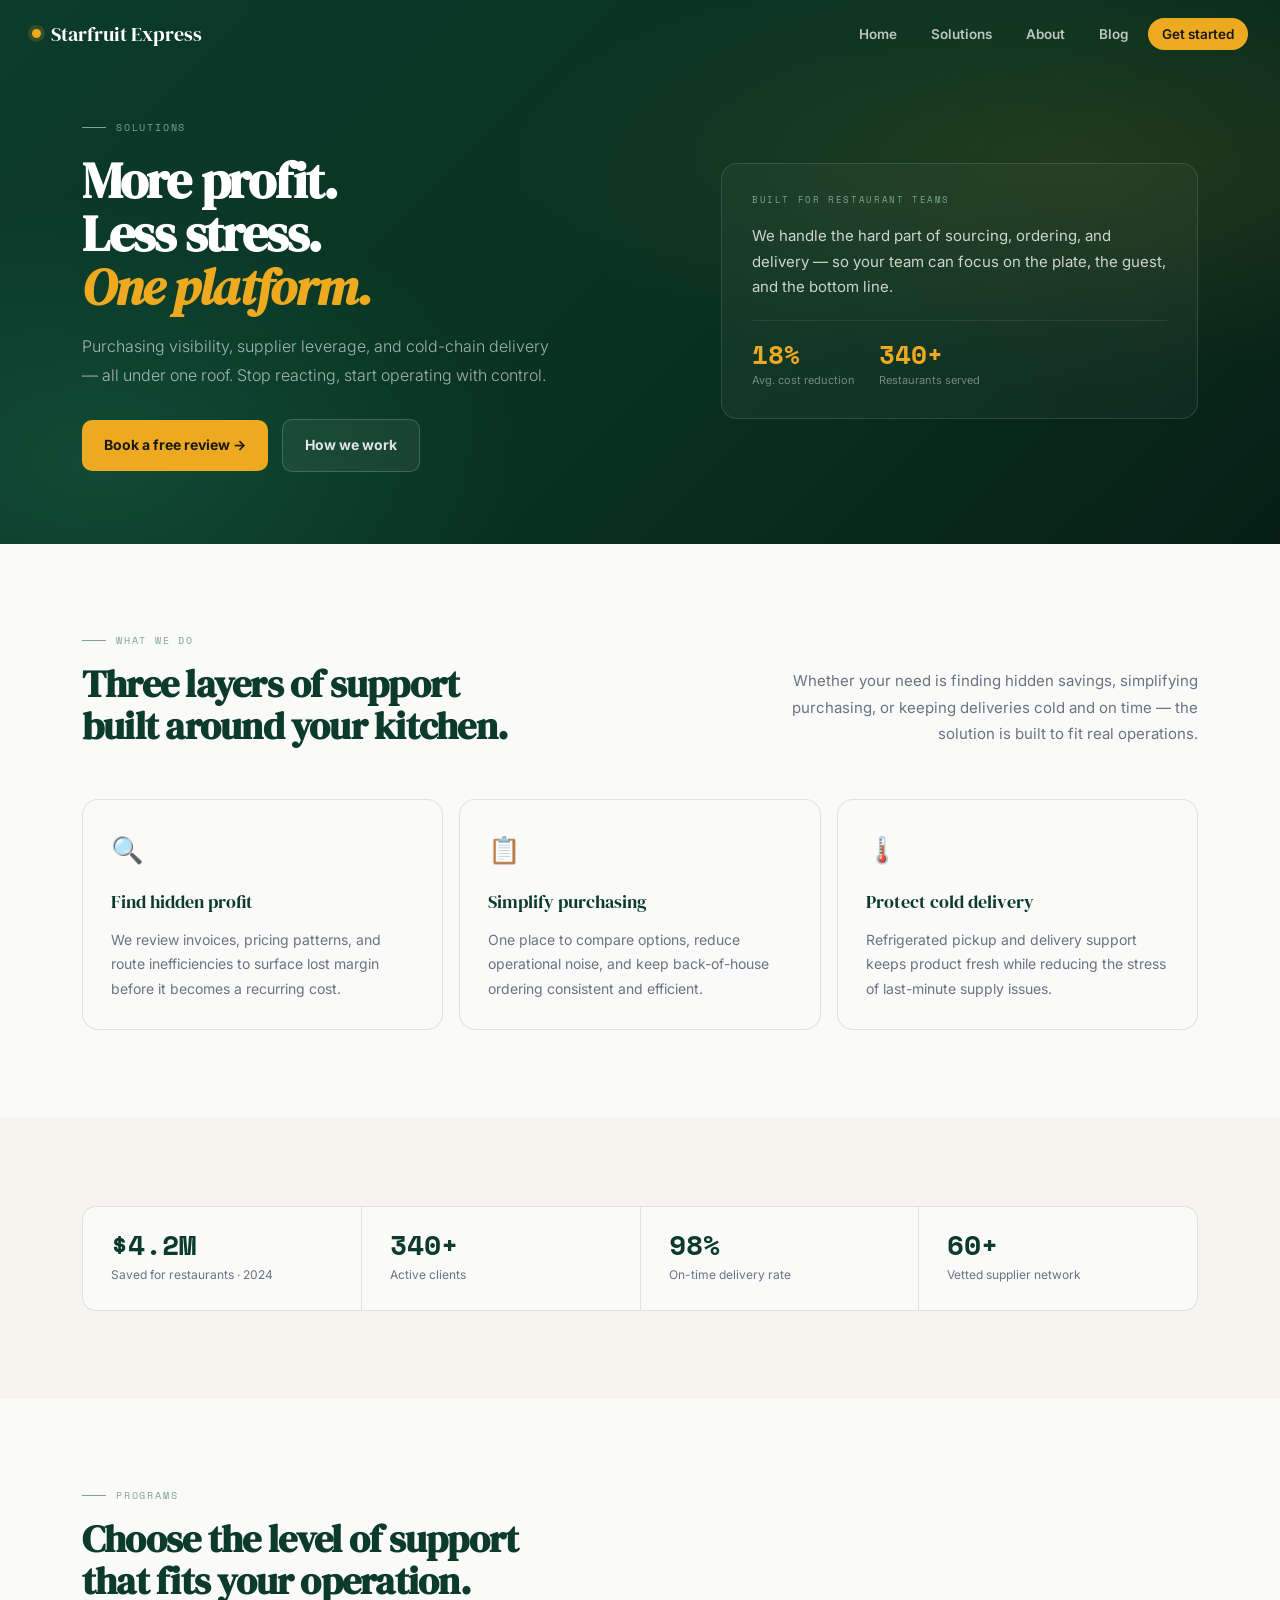
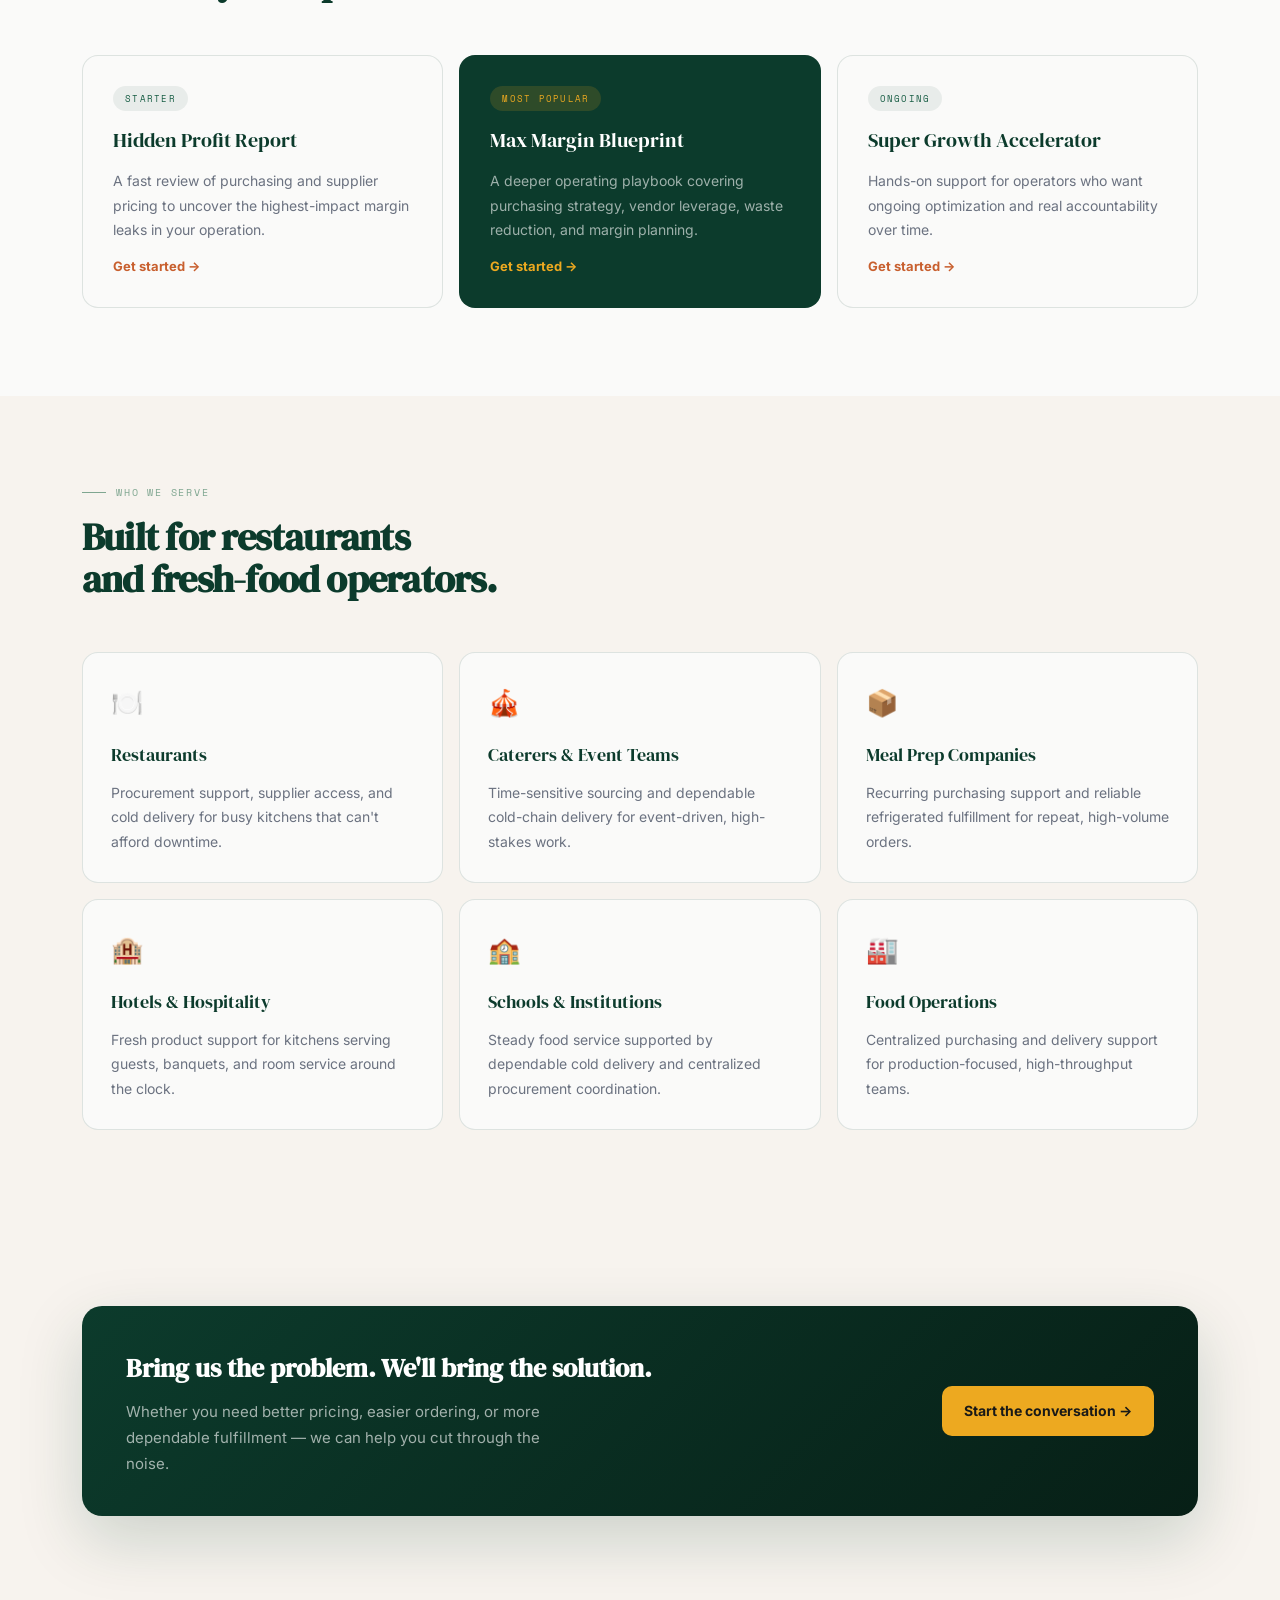
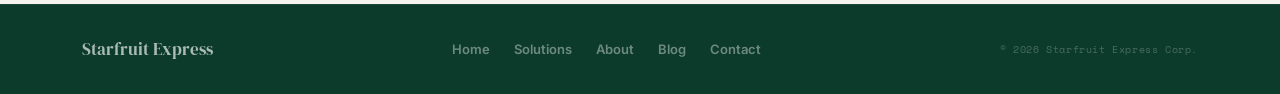
<file: solutions.html>
<!DOCTYPE html>
<html lang="en">
<head>
  <meta charset="UTF-8" />
  <meta name="viewport" content="width=device-width, initial-scale=1.0" />
  <title>Solutions | Starfruit Express</title>
  <meta name="description" content="Restaurant procurement, supplier access, refrigerated delivery, and margin-focused operating support." />
  <link rel="preconnect" href="https://fonts.googleapis.com" />
  <link rel="preconnect" href="https://fonts.gstatic.com" crossorigin />
  <link href="https://fonts.googleapis.com/css2?family=DM+Serif+Display:ital@0;1&family=Inter:wght@300;400;500;600;700;800&family=Space+Mono:wght@400;700&display=swap" rel="stylesheet" />
  <link rel="stylesheet" href="global.css" />
</head>
<body>

<nav class="nav" id="nav">
  <a href="index.html" class="nav-logo"><span class="nav-logo-dot"></span>Starfruit Express</a>
  <ul class="nav-links">
    <li><a href="index.html">Home</a></li>
    <li><a href="solutions.html">Solutions</a></li>
    <li><a href="about.html">About</a></li>
    <li><a href="blog.html">Blog</a></li>
    <li><a href="contact.html" class="nav-cta-a">Get started</a></li>
  </ul>
  <button class="hamburger" id="ham" aria-label="Menu" type="button">
    <span></span><span></span><span></span>
  </button>
</nav>
<div class="mobile-menu" id="mobile-menu">
  <a href="index.html">Home</a>
  <a href="solutions.html">Solutions</a>
  <a href="about.html">About</a>
  <a href="blog.html">Blog</a>
  <a href="contact.html" class="m-cta">Get started</a>
</div>

<header class="page-hero">
  <div class="ph-inner">
    <div>
      <div class="ph-eyebrow">Solutions</div>
      <h1 class="ph-h1">More profit.<br/>Less stress.<br/><em>One platform.</em></h1>
      <p class="ph-body">Purchasing visibility, supplier leverage, and cold-chain delivery — all under one roof. Stop reacting, start operating with control.</p>
      <div class="ph-actions">
        <a href="contact.html" class="btn btn-gold">Book a free review →</a>
        <a href="about.html" class="btn btn-outline">How we work</a>
      </div>
    </div>
    <div class="ph-card">
      <div class="ph-card-label">Built for restaurant teams</div>
      <div class="ph-card-body">We handle the hard part of sourcing, ordering, and delivery — so your team can focus on the plate, the guest, and the bottom line.</div>
      <div class="ph-card-stat">
        <div>
          <div class="pcs-n">18%</div>
          <div class="pcs-l">Avg. cost reduction</div>
        </div>
        <div>
          <div class="pcs-n">340+</div>
          <div class="pcs-l">Restaurants served</div>
        </div>
      </div>
    </div>
  </div>
</header>

<main>

  <!-- WHAT WE DO -->
  <section class="section section-alt">
    <div class="sw">
      <div class="section-head reveal">
        <div>
          <div class="eyebrow">What we do</div>
          <h2 class="s-h2">Three layers of support<br/>built around your kitchen.</h2>
        </div>
        <div class="section-head-right">Whether your need is finding hidden savings, simplifying purchasing, or keeping deliveries cold and on time — the solution is built to fit real operations.</div>
      </div>
      <div class="card-grid-3">
        <div class="card reveal d1">
          <div class="card-icon">🔍</div>
          <div class="card-title">Find hidden profit</div>
          <div class="card-body">We review invoices, pricing patterns, and route inefficiencies to surface lost margin before it becomes a recurring cost.</div>
        </div>
        <div class="card reveal d2">
          <div class="card-icon">📋</div>
          <div class="card-title">Simplify purchasing</div>
          <div class="card-body">One place to compare options, reduce operational noise, and keep back-of-house ordering consistent and efficient.</div>
        </div>
        <div class="card reveal d3">
          <div class="card-icon">🌡️</div>
          <div class="card-title">Protect cold delivery</div>
          <div class="card-body">Refrigerated pickup and delivery support keeps product fresh while reducing the stress of last-minute supply issues.</div>
        </div>
      </div>
    </div>
  </section>

  <!-- METRICS -->
  <section class="section">
    <div class="sw">
      <div class="metrics-bar reveal">
        <div class="mb-item">
          <div class="mb-n">$4.2M</div>
          <div class="mb-l">Saved for restaurants · 2024</div>
        </div>
        <div class="mb-item">
          <div class="mb-n">340+</div>
          <div class="mb-l">Active clients</div>
        </div>
        <div class="mb-item">
          <div class="mb-n">98%</div>
          <div class="mb-l">On-time delivery rate</div>
        </div>
        <div class="mb-item">
          <div class="mb-n">60+</div>
          <div class="mb-l">Vetted supplier network</div>
        </div>
      </div>
    </div>
  </section>

  <!-- PROGRAMS -->
  <section class="section section-alt">
    <div class="sw">
      <div class="section-head reveal">
        <div>
          <div class="eyebrow">Programs</div>
          <h2 class="s-h2">Choose the level of support<br/>that fits your operation.</h2>
        </div>
      </div>
      <div class="program-grid">
        <div class="program reveal d1">
          <div class="program-chip">Starter</div>
          <div class="program-title">Hidden Profit Report</div>
          <div class="program-body">A fast review of purchasing and supplier pricing to uncover the highest-impact margin leaks in your operation.</div>
          <a href="contact.html" class="program-cta">Get started →</a>
        </div>
        <div class="program featured reveal d2">
          <div class="program-chip">Most popular</div>
          <div class="program-title">Max Margin Blueprint</div>
          <div class="program-body">A deeper operating playbook covering purchasing strategy, vendor leverage, waste reduction, and margin planning.</div>
          <a href="contact.html" class="program-cta">Get started →</a>
        </div>
        <div class="program reveal d3">
          <div class="program-chip">Ongoing</div>
          <div class="program-title">Super Growth Accelerator</div>
          <div class="program-body">Hands-on support for operators who want ongoing optimization and real accountability over time.</div>
          <a href="contact.html" class="program-cta">Get started →</a>
        </div>
      </div>
    </div>
  </section>

  <!-- WHO WE SERVE -->
  <section class="section">
    <div class="sw">
      <div class="section-head reveal">
        <div>
          <div class="eyebrow">Who we serve</div>
          <h2 class="s-h2">Built for restaurants<br/>and fresh-food operators.</h2>
        </div>
      </div>
      <div class="card-grid-3">
        <div class="card reveal d1">
          <div class="card-icon">🍽️</div>
          <div class="card-title">Restaurants</div>
          <div class="card-body">Procurement support, supplier access, and cold delivery for busy kitchens that can't afford downtime.</div>
        </div>
        <div class="card reveal d2">
          <div class="card-icon">🎪</div>
          <div class="card-title">Caterers & Event Teams</div>
          <div class="card-body">Time-sensitive sourcing and dependable cold-chain delivery for event-driven, high-stakes work.</div>
        </div>
        <div class="card reveal d3">
          <div class="card-icon">📦</div>
          <div class="card-title">Meal Prep Companies</div>
          <div class="card-body">Recurring purchasing support and reliable refrigerated fulfillment for repeat, high-volume orders.</div>
        </div>
        <div class="card reveal d1">
          <div class="card-icon">🏨</div>
          <div class="card-title">Hotels & Hospitality</div>
          <div class="card-body">Fresh product support for kitchens serving guests, banquets, and room service around the clock.</div>
        </div>
        <div class="card reveal d2">
          <div class="card-icon">🏫</div>
          <div class="card-title">Schools & Institutions</div>
          <div class="card-body">Steady food service supported by dependable cold delivery and centralized procurement coordination.</div>
        </div>
        <div class="card reveal d3">
          <div class="card-icon">🏭</div>
          <div class="card-title">Food Operations</div>
          <div class="card-body">Centralized purchasing and delivery support for production-focused, high-throughput teams.</div>
        </div>
      </div>
    </div>
  </section>

  <!-- CTA -->
  <section class="section">
    <div class="sw">
      <div class="cta-banner reveal">
        <div class="cta-banner-copy">
          <h3>Bring us the problem. We'll bring the solution.</h3>
          <p>Whether you need better pricing, easier ordering, or more dependable fulfillment — we can help you cut through the noise.</p>
        </div>
        <a href="contact.html" class="btn btn-gold">Start the conversation →</a>
      </div>
    </div>
  </section>

</main>

<footer class="footer">
  <div class="footer-inner">
    <div class="footer-logo">Starfruit Express</div>
    <nav class="footer-links">
      <a href="index.html">Home</a>
      <a href="solutions.html">Solutions</a>
      <a href="about.html">About</a>
      <a href="blog.html">Blog</a>
      <a href="contact.html">Contact</a>
    </nav>
    <div class="footer-copy">© 2026 Starfruit Express Corp.</div>
  </div>
</footer>

<script>
  const nav = document.getElementById('nav');
  window.addEventListener('scroll', () => {
    nav.classList.toggle('scrolled', window.scrollY > 60);
  }, { passive: true });

  const ham = document.getElementById('ham');
  const menu = document.getElementById('mobile-menu');
  ham.addEventListener('click', () => {
    ham.classList.toggle('open');
    menu.classList.toggle('open');
    document.body.style.overflow = menu.classList.contains('open') ? 'hidden' : '';
  });
  menu.querySelectorAll('a').forEach(a => a.addEventListener('click', () => {
    ham.classList.remove('open'); menu.classList.remove('open'); document.body.style.overflow = '';
  }));

  const obs = new IntersectionObserver(entries => {
    entries.forEach(e => { if (e.isIntersecting) { e.target.classList.add('in'); obs.unobserve(e.target); } });
  }, { threshold: 0.12, rootMargin: '0px 0px -24px 0px' });
  document.querySelectorAll('.reveal').forEach(el => obs.observe(el));
</script>
</body>
</html>
</file>
<file: global.css>
/* global.css — shared design system for all inner pages */
*,*::before,*::after{box-sizing:border-box;margin:0;padding:0}

:root {
  --forest:    #0C3B2C;
  --forest-mid:#165C43;
  --sage:      #7FA690;
  --terra:     #C85F2E;
  --gold:      #EDA920;
  --gold-l:    #F5C84A;
  --sand:      #F7F3EE;
  --white:     #FAFAF9;
  --char:      #191917;
  --dim:       #6B7280;
  --border:    rgba(12,59,44,.12);
  --shadow:    0 20px 60px rgba(0,0,0,.10);

  --fd: 'DM Serif Display', Georgia, serif;
  --fb: 'Inter', system-ui, sans-serif;
  --fm: 'Space Mono', monospace;
  --ease: cubic-bezier(.22,1,.36,1);
}

html { scroll-behavior: smooth }
body {
  font-family: var(--fb);
  font-size: 15px;
  line-height: 1.72;
  color: var(--char);
  background: var(--sand);
  -webkit-font-smoothing: antialiased;
  overflow-x: hidden;
}
a { color: inherit; text-decoration: none }
img { display: block; max-width: 100% }

/* ─── NAV ─── */
.nav {
  position: fixed; top: 0; left: 0; right: 0; z-index: 99;
  padding: 0 32px; height: 68px;
  display: flex; align-items: center; justify-content: space-between;
  transition: background .4s var(--ease), box-shadow .4s var(--ease);
  background: transparent;
}
.nav.scrolled {
  background: rgba(12,59,44,.97);
  backdrop-filter: blur(14px);
  box-shadow: 0 1px 0 rgba(255,255,255,.06);
}
.nav-logo {
  display: flex; align-items: center; gap: 10px;
  font-family: var(--fd); font-size: 20px; color: #fff;
}
.nav-logo-dot {
  width: 9px; height: 9px; border-radius: 50%;
  background: var(--gold); flex-shrink: 0;
  box-shadow: 0 0 0 4px rgba(237,169,32,.18);
}
.nav-links { display: flex; align-items: center; gap: 6px; list-style: none }
.nav-links a {
  font-size: 13.5px; color: rgba(255,255,255,.72);
  padding: 8px 14px; border-radius: 999px;
  transition: color .16s, background .16s; font-weight: 600;
}
.nav-links a:hover { color: #fff; background: rgba(255,255,255,.10) }
.nav-cta-a { background: var(--gold) !important; color: var(--char) !important }
.nav-cta-a:hover { background: var(--gold-l) !important }

/* Hamburger */
.hamburger { display: none; flex-direction: column; gap: 5px; cursor: pointer; padding: 8px; background: none; border: none }
.hamburger span { display: block; width: 24px; height: 2px; background: #fff; border-radius: 2px; transition: transform .25s var(--ease), opacity .16s }
.hamburger.open span:nth-child(1) { transform: translateY(7px) rotate(45deg) }
.hamburger.open span:nth-child(2) { opacity: 0 }
.hamburger.open span:nth-child(3) { transform: translateY(-7px) rotate(-45deg) }

.mobile-menu {
  display: none; position: fixed; inset: 0; background: var(--forest);
  z-index: 98; padding: 90px 32px 40px; flex-direction: column; gap: 6px;
}
.mobile-menu.open { display: flex }
.mobile-menu a {
  font-size: 22px; font-family: var(--fd); color: rgba(255,255,255,.85);
  padding: 14px 0; border-bottom: 1px solid rgba(255,255,255,.08); transition: color .16s;
}
.mobile-menu a:hover { color: var(--gold) }
.mobile-menu .m-cta {
  margin-top: 10px; background: var(--gold); color: var(--char);
  font-family: var(--fb); font-size: 15px; font-weight: 800;
  padding: 14px 24px; border-radius: 8px; text-align: center; border-bottom: none;
}

/* ─── HERO (inner pages) ─── */
.page-hero {
  min-height: 58vh;
  background: linear-gradient(135deg, var(--forest) 0%, #08301f 60%, #071f16 100%);
  position: relative; overflow: hidden;
  display: flex; align-items: center;
  padding: 110px 0 72px;
}
.page-hero::before {
  content: '';  position: absolute; inset: 0; pointer-events: none;
  background:
    radial-gradient(ellipse 70% 60% at 85% 30%, rgba(237,169,32,.11) 0%, transparent 65%),
    radial-gradient(ellipse 55% 80% at 8% 85%, rgba(22,92,67,.55) 0%, transparent 60%);
}

.ph-inner {
  max-width: 1180px; margin: 0 auto; padding: 0 32px;
  display: grid; grid-template-columns: 1.1fr .9fr; gap: 56px; align-items: center;
  position: relative; z-index: 2;
}

.ph-eyebrow {
  display: inline-flex; align-items: center; gap: 10px;
  font-family: var(--fm); font-size: 10px; letter-spacing: .18em; text-transform: uppercase;
  color: var(--sage); margin-bottom: 18px;
}
.ph-eyebrow::before { content: ''; width: 24px; height: 1px; background: var(--sage) }

.ph-h1 {
  font-family: var(--fd);
  font-size: clamp(34px, 4vw, 62px);
  line-height: 1.04; color: #fff; letter-spacing: -.025em;
  margin-bottom: 18px;
}
.ph-h1 em { font-style: italic; color: var(--gold) }

.ph-body {
  font-size: 16px; color: rgba(255,255,255,.62);
  max-width: 480px; line-height: 1.8; font-weight: 300; margin-bottom: 30px;
}

.ph-actions { display: flex; align-items: center; gap: 14px; flex-wrap: wrap }

/* ─── BUTTONS ─── */
.btn {
  display: inline-flex; align-items: center; gap: 8px;
  font-size: 14px; font-weight: 700; font-family: var(--fb);
  padding: 13px 22px; border-radius: 10px; border: none;
  cursor: pointer; transition: transform .16s var(--ease), box-shadow .16s var(--ease), background .16s var(--ease);
}
.btn:hover { transform: translateY(-2px) }
.btn-gold { background: var(--gold); color: var(--char) }
.btn-gold:hover { background: var(--gold-l); box-shadow: 0 10px 26px rgba(237,169,32,.22) }
.btn-outline { background: rgba(255,255,255,.06); border: 1px solid rgba(255,255,255,.18); color: rgba(255,255,255,.86) }
.btn-outline:hover { background: rgba(255,255,255,.11); border-color: rgba(255,255,255,.36) }
.btn-dark { background: var(--forest); color: #fff }
.btn-dark:hover { background: var(--forest-mid); box-shadow: 0 10px 26px rgba(12,59,44,.22) }
.btn-terra { background: var(--terra); color: #fff }
.btn-terra:hover { background: #d4683a; box-shadow: 0 10px 26px rgba(200,95,46,.26) }

/* ─── CARD in hero (right side) ─── */
.ph-card {
  background: rgba(255,255,255,.04);
  border: 1px solid rgba(255,255,255,.12);
  border-radius: 16px; padding: 28px 30px;
  backdrop-filter: blur(16px);
}
.ph-card-label {
  font-family: var(--fm); font-size: 9px; letter-spacing: .18em; text-transform: uppercase;
  color: var(--sage); margin-bottom: 16px;
}
.ph-card-body { color: rgba(255,255,255,.78); font-size: 15px; line-height: 1.7 }
.ph-card-stat {
  margin-top: 20px; padding-top: 20px;
  border-top: 1px solid rgba(255,255,255,.08);
  display: flex; gap: 24px;
}
.pcs-n { font-family: var(--fm); font-size: 26px; font-weight: 900; color: var(--gold); line-height: 1 }
.pcs-l { font-size: 11px; color: rgba(255,255,255,.42); margin-top: 4px }

/* ─── LAYOUT HELPERS ─── */
.sw { max-width: 1180px; margin: 0 auto; padding: 0 32px }
.section { padding: 88px 0 }
.section-alt { background: var(--white) }

.eyebrow {
  display: flex; align-items: center; gap: 10px;
  font-family: var(--fm); font-size: 10px; letter-spacing: .18em; text-transform: uppercase;
  color: var(--sage); margin-bottom: 14px;
}
.eyebrow::before { content: ''; width: 24px; height: 1px; background: var(--sage) }

.s-h2 {
  font-family: var(--fd); font-size: clamp(28px, 3vw, 48px);
  color: var(--forest); line-height: 1.1; letter-spacing: -.02em;
}
.s-h2 em { font-style: italic; color: var(--terra) }
.s-lede { font-size: 16px; color: var(--dim); max-width: 560px; line-height: 1.8; margin-top: 14px }

.section-head { display: flex; justify-content: space-between; align-items: flex-end; gap: 40px; margin-bottom: 52px }
.section-head-right { max-width: 420px; color: var(--dim); font-size: 15px; line-height: 1.75; text-align: right }

/* ─── CARDS ─── */
.card-grid-3 { display: grid; grid-template-columns: repeat(3, 1fr); gap: 16px }
.card-grid-2 { display: grid; grid-template-columns: 1fr 1fr; gap: 20px }

.card {
  background: var(--white); border: 1px solid var(--border);
  border-radius: 16px; padding: 28px;
  transition: transform .25s var(--ease), box-shadow .25s var(--ease), border-color .25s var(--ease);
}
.card:hover { transform: translateY(-3px); box-shadow: 0 16px 48px rgba(12,59,44,.08); border-color: rgba(12,59,44,.22) }
.card-icon { font-size: 26px; margin-bottom: 14px }
.card-title { font-family: var(--fd); font-size: 18px; color: var(--forest); margin-bottom: 10px }
.card-body { font-size: 14px; color: var(--dim); line-height: 1.75 }

.card-dark {
  background: var(--forest); border-color: transparent;
}
.card-dark .card-title { color: #fff }
.card-dark .card-body { color: rgba(255,255,255,.58) }
.card-dark:hover { border-color: var(--gold) }

/* ─── QUOTE BLOCK ─── */
.quote-block {
  background: linear-gradient(135deg, var(--forest), #071f16);
  border-radius: 20px; padding: 36px 38px;
  color: rgba(255,255,255,.78); font-family: var(--fd); font-size: 20px; font-style: italic; line-height: 1.55;
  position: relative;
}
.quote-block::before { content: '"'; font-size: 80px; line-height: .6; color: var(--gold); opacity: .35; position: absolute; top: 28px; left: 30px }

/* ─── PRINCIPLES / LIST ─── */
.principles { display: grid; grid-template-columns: repeat(3, 1fr); gap: 1px; background: var(--border); border-radius: 16px; overflow: hidden }
.principle { background: var(--white); padding: 26px 28px }
.principle-num { font-family: var(--fm); font-size: 10px; color: var(--sage); margin-bottom: 10px; letter-spacing: .12em }
.principle-title { font-family: var(--fd); font-size: 17px; color: var(--forest); margin-bottom: 8px }
.principle-body { font-size: 13.5px; color: var(--dim); line-height: 1.7 }

/* ─── PROGRAMS ─── */
.program-grid { display: grid; grid-template-columns: repeat(3, 1fr); gap: 16px }
.program {
  border: 1px solid var(--border); border-radius: 16px; padding: 30px;
  background: var(--white); display: flex; flex-direction: column; gap: 12px;
  transition: transform .25s var(--ease), box-shadow .25s var(--ease), border-color .25s var(--ease);
}
.program:hover { transform: translateY(-3px); box-shadow: 0 16px 48px rgba(12,59,44,.09); border-color: rgba(12,59,44,.22) }
.program.featured { background: var(--forest); border-color: transparent }
.program.featured .program-title { color: #fff }
.program.featured .program-body { color: rgba(255,255,255,.60) }
.program.featured:hover { border-color: var(--gold) }
.program-chip { display: inline-flex; align-items: center; gap: 6px; font-family: var(--fm); font-size: 9px; letter-spacing: .14em; text-transform: uppercase; padding: 5px 12px; border-radius: 999px; background: rgba(12,59,44,.07); color: var(--forest-mid); align-self: flex-start }
.program.featured .program-chip { background: rgba(237,169,32,.15); color: var(--gold) }
.program-title { font-family: var(--fd); font-size: 20px; color: var(--forest) }
.program-body { font-size: 14px; color: var(--dim); line-height: 1.75; flex: 1 }
.program-cta { display: inline-flex; align-items: center; gap: 6px; font-size: 13px; font-weight: 700; color: var(--terra) }
.program.featured .program-cta { color: var(--gold) }

/* ─── CTA BANNER ─── */
.cta-banner {
  background: linear-gradient(135deg, var(--forest), #071f16);
  border-radius: 20px; padding: 40px 44px;
  display: flex; justify-content: space-between; align-items: center; gap: 32px;
  box-shadow: 0 24px 64px rgba(12,59,44,.18);
}
.cta-banner-copy h3 { font-family: var(--fd); font-size: 26px; color: #fff; margin-bottom: 8px }
.cta-banner-copy p { color: rgba(255,255,255,.62); font-size: 15px; max-width: 440px }

/* ─── METRICS BAR ─── */
.metrics-bar {
  display: flex; border: 1px solid var(--border); border-radius: 14px;
  background: var(--white); overflow: hidden;
}
.mb-item { flex: 1; padding: 24px 28px; border-right: 1px solid var(--border) }
.mb-item:last-child { border-right: none }
.mb-n { font-family: var(--fm); font-size: 28px; font-weight: 900; color: var(--forest); line-height: 1; margin-bottom: 6px }
.mb-l { font-size: 12px; color: var(--dim) }

/* ─── REVEAL ─── */
.reveal { opacity: 0; transform: translateY(22px); transition: opacity .4s var(--ease), transform .4s var(--ease) }
.reveal.in { opacity: 1; transform: none }
.d1 { transition-delay: .05s }
.d2 { transition-delay: .12s }
.d3 { transition-delay: .19s }
.d4 { transition-delay: .26s }

/* ─── BLOG ─── */
.blog-grid { display: grid; grid-template-columns: 1.6fr 1fr 1fr; gap: 16px; align-items: start }
.blog-card {
  background: var(--white); border: 1px solid var(--border); border-radius: 16px; overflow: hidden;
  display: flex; flex-direction: column;
  transition: transform .25s var(--ease), box-shadow .25s var(--ease);
}
.blog-card:hover { transform: translateY(-3px); box-shadow: 0 16px 48px rgba(12,59,44,.08) }
.blog-card.featured { background: var(--forest); border-color: transparent }
.blog-thumb { aspect-ratio: 16/9; background: linear-gradient(135deg, var(--forest-mid), var(--forest)); display: flex; align-items: center; justify-content: center; font-size: 40px }
.blog-card.featured .blog-thumb { background: rgba(255,255,255,.06) }
.blog-content { padding: 24px; flex: 1; display: flex; flex-direction: column; gap: 10px }
.blog-tag { display: inline-flex; align-items: center; font-family: var(--fm); font-size: 9px; letter-spacing: .14em; text-transform: uppercase; color: var(--sage); background: rgba(127,166,144,.10); padding: 4px 10px; border-radius: 999px }
.blog-card.featured .blog-tag { color: var(--gold); background: rgba(237,169,32,.12) }
.blog-title { font-family: var(--fd); font-size: 18px; color: var(--forest); line-height: 1.35 }
.blog-card.featured .blog-title { color: #fff; font-size: 22px }
.blog-excerpt { font-size: 13.5px; color: var(--dim); line-height: 1.7; flex: 1 }
.blog-card.featured .blog-excerpt { color: rgba(255,255,255,.58) }
.blog-meta { font-family: var(--fm); font-size: 10px; color: var(--sage); margin-top: 4px }
.blog-card.featured .blog-meta { color: rgba(255,255,255,.32) }

/* ─── SUBSCRIBE FORM ─── */
.subscribe-box {
  background: var(--white); border: 1px solid var(--border); border-radius: 20px;
  padding: 40px 44px; display: grid; grid-template-columns: 1fr 1.1fr; gap: 48px; align-items: center;
}
.subscribe-form { display: grid; gap: 14px }
.subscribe-form label { display: grid; gap: 5px; font-weight: 700; font-size: 13.5px; color: var(--char) }
.subscribe-form input,
.subscribe-form select {
  font: inherit; padding: 12px 14px;
  border: 1px solid var(--border); border-radius: 10px;
  background: var(--sand); color: var(--char); font-size: 14px;
  transition: border-color .16s;
}
.subscribe-form input:focus,
.subscribe-form select:focus { outline: none; border-color: var(--sage) }

/* ─── CONTACT FORM ─── */
.contact-grid { display: grid; grid-template-columns: 1.15fr .85fr; gap: 28px; align-items: start }
.contact-form-card { background: var(--white); border: 1px solid var(--border); border-radius: 20px; padding: 36px }
.contact-form { display: grid; gap: 16px }
.contact-form label { display: grid; gap: 5px; font-weight: 700; font-size: 13.5px; color: var(--char) }
.contact-form input,
.contact-form select,
.contact-form textarea {
  font: inherit; padding: 12px 14px;
  border: 1px solid var(--border); border-radius: 10px;
  background: var(--sand); color: var(--char); font-size: 14px;
  transition: border-color .16s;
}
.contact-form input:focus,
.contact-form select:focus,
.contact-form textarea:focus { outline: none; border-color: var(--sage) }
.contact-form textarea { min-height: 128px; resize: vertical }

.contact-info { display: flex; flex-direction: column; gap: 16px }
.contact-info-card { background: var(--white); border: 1px solid var(--border); border-radius: 16px; padding: 24px 26px }
.contact-info-label { font-family: var(--fm); font-size: 9px; letter-spacing: .16em; text-transform: uppercase; color: var(--sage); margin-bottom: 6px }
.contact-info-val { font-family: var(--fd); font-size: 18px; color: var(--forest) }

.why-list { display: flex; flex-direction: column; gap: 0 }
.why-item { display: flex; gap: 14px; padding: 18px 0; border-bottom: 1px solid var(--border) }
.why-item:last-child { border-bottom: none }
.why-dot { width: 8px; height: 8px; border-radius: 50%; background: var(--gold); margin-top: 7px; flex-shrink: 0 }
.why-title { font-size: 14px; font-weight: 800; color: var(--char); margin-bottom: 3px }
.why-body { font-size: 13px; color: var(--dim); line-height: 1.65 }

/* ─── FOOTER ─── */
.footer {
  background: var(--forest); padding: 28px 0;
  border-top: 1px solid rgba(255,255,255,.06);
}
.footer-inner {
  max-width: 1180px; margin: 0 auto; padding: 0 32px;
  display: flex; justify-content: space-between; align-items: center; gap: 20px; flex-wrap: wrap;
}
.footer-logo { font-family: var(--fd); font-size: 17px; color: rgba(255,255,255,.65) }
.footer-links { display: flex; gap: 4px; flex-wrap: wrap }
.footer-links a {
  font-size: 13px; color: rgba(255,255,255,.4); padding: 5px 10px;
  border-radius: 999px; font-weight: 600; transition: color .16s, background .16s;
}
.footer-links a:hover { color: rgba(255,255,255,.85); background: rgba(255,255,255,.07) }
.footer-copy { font-family: var(--fm); font-size: 10px; color: rgba(255,255,255,.25); letter-spacing: .06em }

/* ─── RESPONSIVE ─── */
@media (max-width: 980px) {
  .ph-inner { grid-template-columns: 1fr; gap: 36px }
  .ph-card { display: none }
  .card-grid-3, .program-grid, .principles { grid-template-columns: 1fr 1fr }
  .section-head { flex-direction: column; align-items: flex-start; gap: 14px }
  .section-head-right { text-align: left }
  .blog-grid { grid-template-columns: 1fr }
  .subscribe-box { grid-template-columns: 1fr; gap: 30px }
  .contact-grid { grid-template-columns: 1fr }
  .cta-banner { flex-direction: column; align-items: flex-start }
  .metrics-bar { flex-wrap: wrap }
  .mb-item { min-width: 45%; border-bottom: 1px solid var(--border) }
}
@media (max-width: 640px) {
  .nav-links { display: none }
  .hamburger { display: flex }
  .page-hero { padding: 100px 0 56px; min-height: auto }
  .ph-inner { padding: 0 20px }
  .sw { padding: 0 20px }
  .section { padding: 60px 0 }
  .card-grid-3, .program-grid, .principles { grid-template-columns: 1fr }
  .cta-banner { padding: 28px 24px }
  .contact-form-card { padding: 24px }
  .subscribe-box { padding: 28px 24px }
  .ph-actions { flex-direction: column; align-items: stretch }
  .ph-actions .btn { justify-content: center }
}
@media (prefers-reduced-motion: reduce) {
  .reveal { opacity: 1; transform: none; transition: none }
  * { scroll-behavior: auto; transition-duration: .01ms !important }
}
</file>
